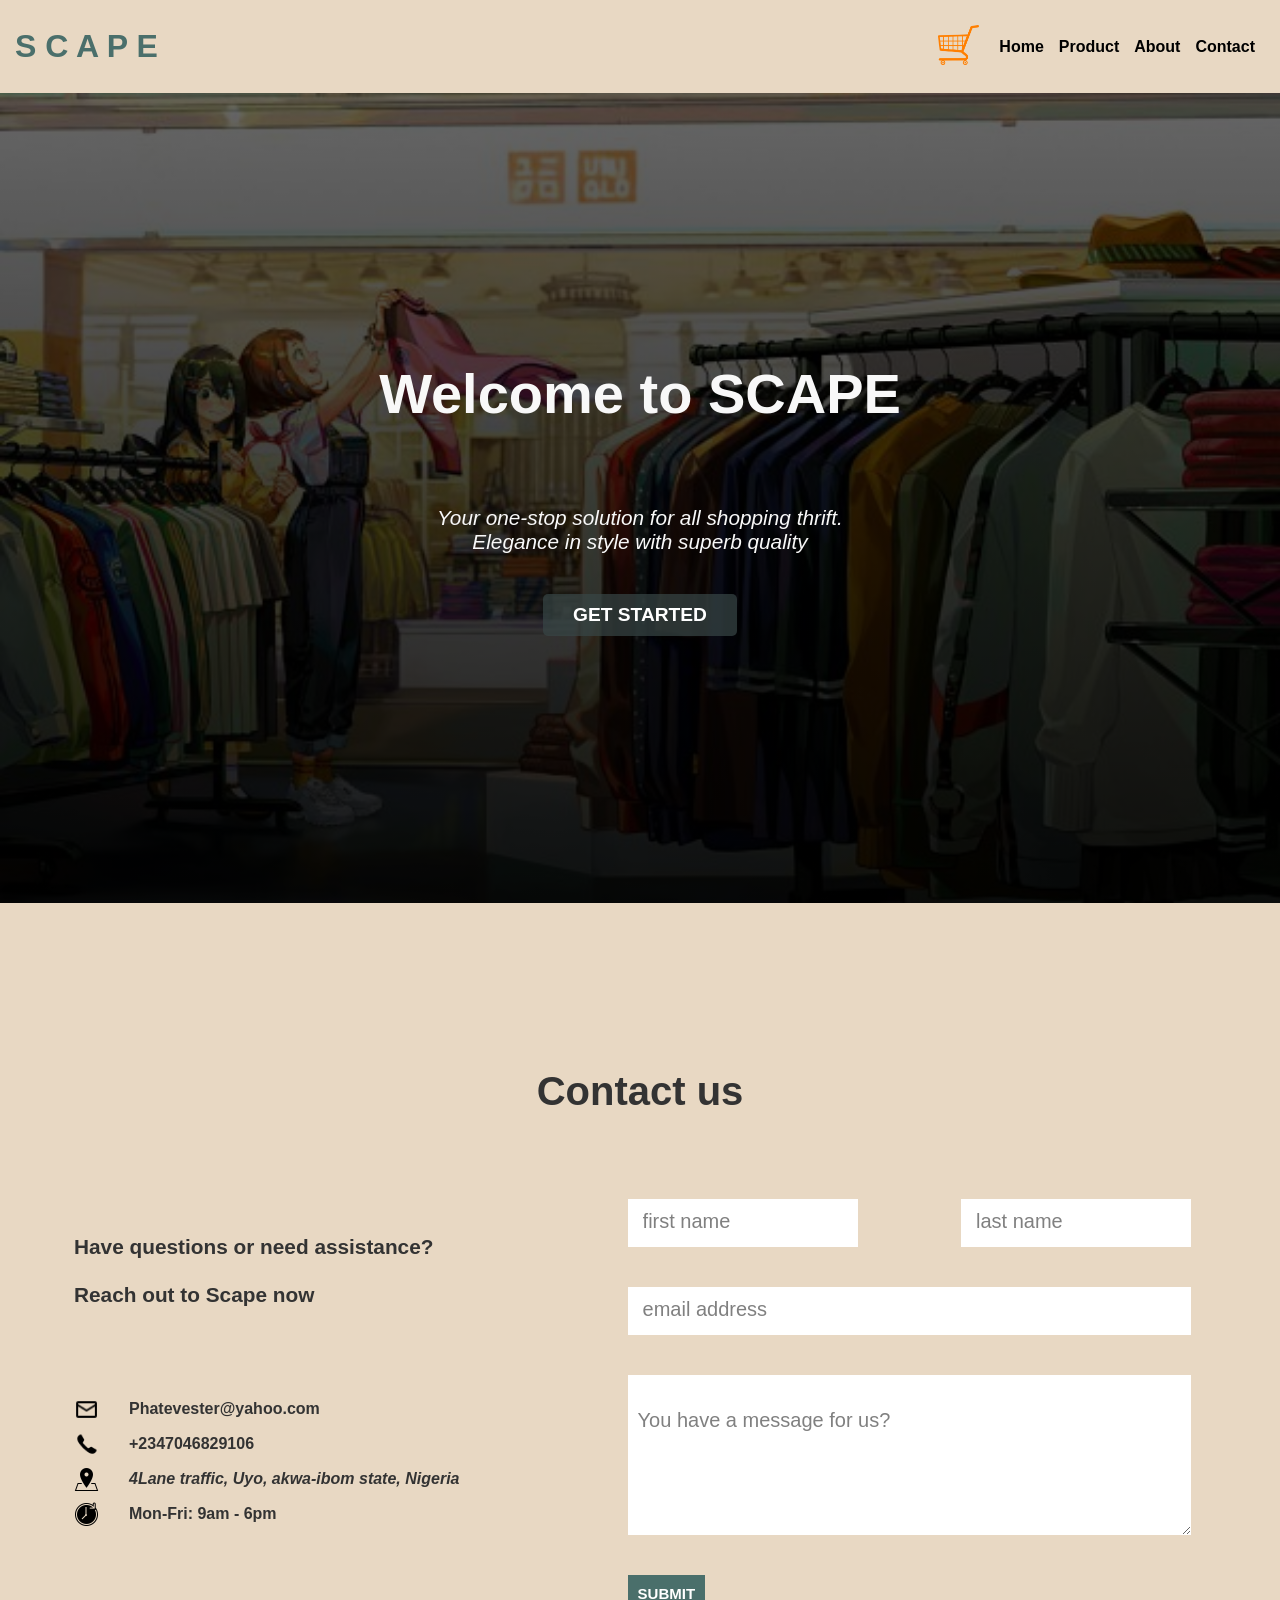
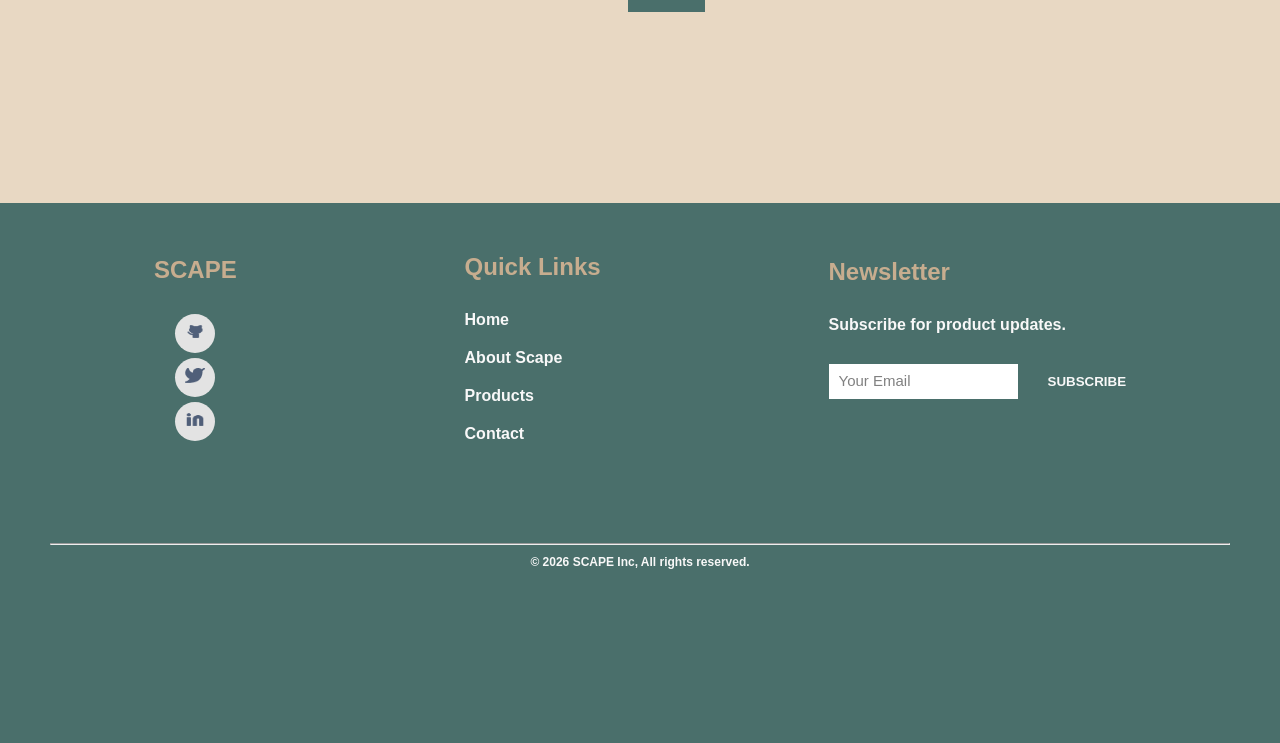
<file: index.html>
<!DOCTYPE html>
<html lang="en">
<head>
    <meta charset="UTF-8">
    <meta name="viewport" content="width=device-width, initial-scale=1.0">
    <title>Scape</title>
    <link rel="stylesheet" href="index.css">
</head>
<body style="font-family: 'Montserrat', sans-serif;">
    <!-- the header and nav bar -->
    <section id="index">
        <main class="headery">
            <a class="logo" href="index.html">S C A P E</a>
            <nav class="navbar">
                <button style="border: none; background-color: transparent;" title="carts" type="button" class="cartbtn" id="cartBtn">
                    <a title="cart" href="product.html"><img src="cart2.png" alt="cart" height="40vh"></a>
                </button>
                <ul class="nav-links">
                    <a href="#index" class="navlk">Home</a>
                    <a href="product.html" class="navlk">Product</a>
                    <a href="about.html" class="navlk">About</a>
                    <a href="#contacts" class="navlk">Contact</a> 
                </ul> 
                <div class="toggle-btn">
                    <span></span>
                    <span></span>
                    <span></span>
                </div>
            </nav>
        </main>
        <!-- this is the hero section -->
        <div class="hero">
            <h1>Welcome to SCAPE</h1>
            <p><i>
                Your one-stop solution for all shopping thrift. <br>
                Elegance in style with superb quality
            </i></p>
            <a href="login.html" class="chkout">GET STARTED</a>
        </div>
        <!-- the contact section -->
        <section id="contacts" class="contact">
            <h2>Contact us</h2> 
            <div class="contact-container">
                <div class="linkcon">
                    <p>
                        Have questions or need assistance? <br> <br>
                        Reach  out to Scape now
                    </p>
                    <div class="allcon">
                        <img src="icons8-email-24.png" alt="mail" height="25vh">
                        <a class="mailto" href="mailto:Phatevester@yahoo.com">Phatevester@yahoo.com</a>
                    </div>
                    <div class="allcon">
                        <img src="icons8-phone-number-30.png" alt="phone" height="25vh">
                        <button class="phone" type="button">+2347046829106</button> 
                    </div>
                    <div class="allcon">
                        <img src="icons8-address-50.png" alt="address" height="25vh">
                        <address>
                            4Lane traffic, Uyo, akwa-ibom state, Nigeria
                        </address>
                    </div>
                    <div class="allcon">
                        <img src="icons8-time-50.png" alt="hours" height="25vh">
                        <span>
                            Mon-Fri: 9am - 6pm
                        </span>
                    </div>
                </div>
                <!-- this section is for the contact form -->
                <form action="#" method="post" class="contact-form">
                    <div class="namecon">
                        <input type="text" id="first name" name="name" placeholder="first name" required>
                        <input type="text" id="last name" placeholder="last name" required>
                    </div>
                    <input class="inputs" type="email" id="email" name="email" placeholder="email address" required>
                    <textarea id="message" name="message" placeholder="You have a message for us?" required></textarea>
                    <div class="cntbtn"><button type="submit">SUBMIT</button></div>
                </form>
            </div>
        </section>
        <!--the footer page -->
        <footer class="footer">
            <div class="ftcon">
                <div class="ft-col">
                    <h1>SCAPE</h1>
                    <ul class="quickie">
                        <li><a href="https://github.com/PhateSylvester"><img src="Icon -GitHub.png" alt="github" height="15px" width="20px"></a></li>
                        <li><a href="https://x.com/SylvesterPhate"><img src="Frame-twittter.png" alt="twitter" height="15px" width="20px"></a></li>
                        <li><a href="https://www.linkedin.com/in/phatesylvester"><img src="Icon - Linkedin.png" alt="linkedin" height="15px" width="20px"></a></li>
                    </ul>
                </div>
                <div class="ft-col">
                    <h1>Quick Links</h1>
                    <ul class="quick">
                        <li><a href="#index">Home</a></li>
                        <li><a href="about.html">About Scape</a></li>
                        <li><a href="product.html">Products</a></li>
                        <li><a href="#contact">Contact</a></li>
                    </ul>
                </div>
                <div class="ft-col">
                    <h1>Newsletter</h1>
                    <p>Subscribe for product updates.</p>
                    <form class="news-form">
                        <input type="email" placeholder="Your Email" required> <br>
                        <button type="submit" class="ftbtn">SUBSCRIBE</button>
                    </form>
                </div>
            </div>
            <hr>
            <div class="footlinks">
                <h1>&copy; 2026 SCAPE Inc, All rights reserved.</h1> 
            </div>
        </footer>
    </section>

    <script>
        const toggleBtn = document.querySelector('.toggle-btn');
        const navLinks = document.querySelector('.nav-links');
        const navLink = document.querySelectorAll('.navlk');

            toggleBtn.addEventListener('click', () => {
            navLinks.classList.toggle('active');
            toggleBtn.classList.toggle('active');
        });

            navLink.forEach(link => {
            link.addEventListener('click', () => {
            navLinks.classList.remove('active');
            toggleBtn.classList.remove('active');
            });
        });
    </script>
</body>
</html>
</file>
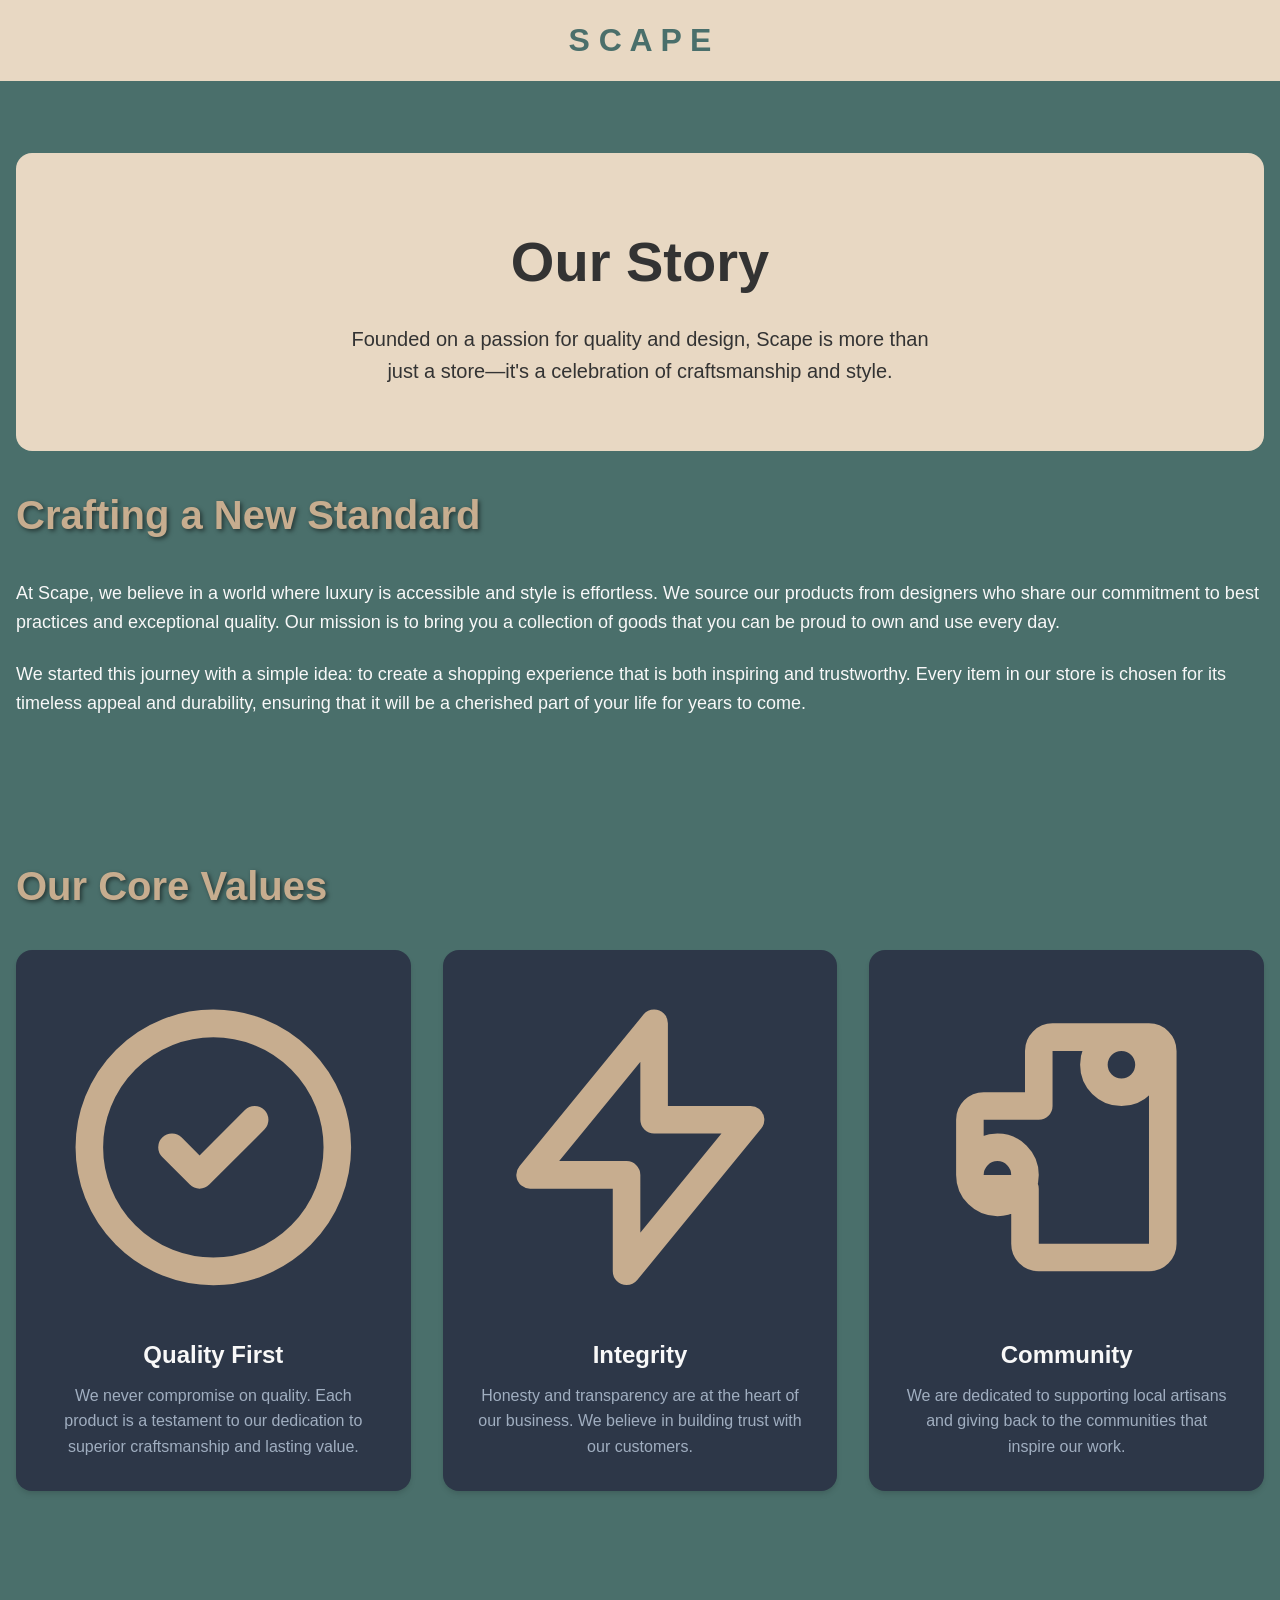
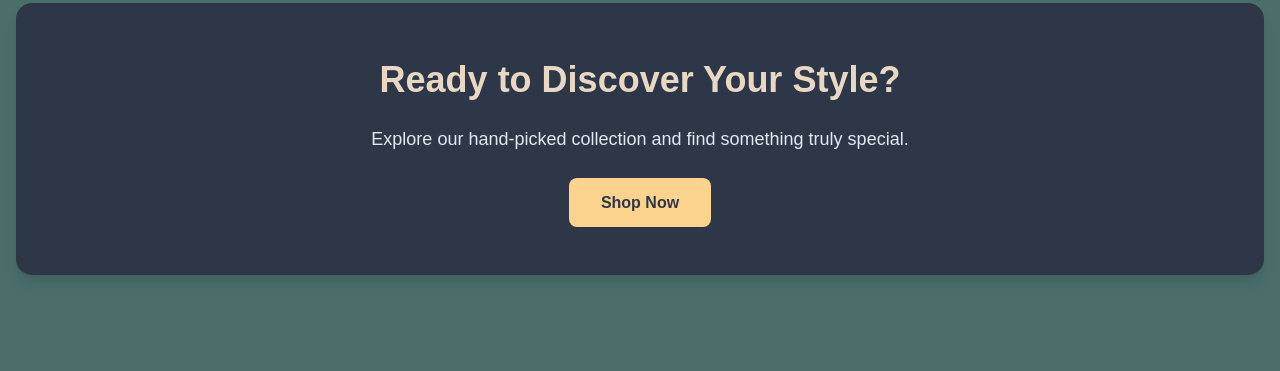
<file: about.html>
<!DOCTYPE html>
<html lang="en">
    <head>
    <meta charset="UTF-8">
    <meta name="viewport" content="width=device-width, initial-scale=1.0">
    <title>Scape</title>
    <link rel="stylesheet" href="index.css">
</head>
<body class="body">
    <!-- the header and nav bar -->
    <header class="headers">
        <a class="logo" href="index.html">S C A P E</a>
    </header>
    <!-- About Us Hero Section -->
    <main class="container main-content">
        <section class="hero-section">
            <h1 class="hero-title">
                Our Story
            </h1>
            <p class="hero-subtitle">
                Founded on a passion for quality and design, Scape is more than just a store—it's a celebration of craftsmanship and style.
            </p>
        </section>
        <!-- Our Mission Section -->
        <section class="mission-section">
            <div class="mission-content">
                <div class="mission-text-container">
                    <h2 class="section-title">Crafting a New Standard</h2>
                    <p class="section-text">
                        At Scape, we believe in a world where luxury is accessible and style is effortless. We source our products from designers who share our commitment to best practices and exceptional quality. Our mission is to bring you a collection of goods that you can be proud to own and use every day.
                    </p>
                    <p class="section-text">
                        We started this journey with a simple idea: to create a shopping experience that is both inspiring and trustworthy. Every item in our store is chosen for its timeless appeal and durability, ensuring that it will be a cherished part of your life for years to come.
                    </p>
                </div>
            </div>
        </section>
        <!-- Our Values Section -->
        <section class="values-section">
            <h2 class="section-title text-center">Our Core Values</h2>
            <div class="values-grid">
                <!-- Value 1 -->
                <div class="value-card">
                    <div class="value-icon">
                        <!-- Placeholder SVG for Quality -->
                        <svg class="w-12 h-12 inline-block" fill="none" stroke="currentColor" viewBox="0 0 24 24" xmlns="http://www.w3.org/100/svg">
                            <path stroke-linecap="round" stroke-linejoin="round" stroke-width="2" d="M9 12l2 2 4-4m6 2a9 9 0 11-18 0 9 9 0 0118 0z"></path>
                        </svg>
                    </div>
                    <h3 class="value-title">Quality First</h3>
                    <p class="value-description">
                        We never compromise on quality. Each product is a testament to our dedication to superior craftsmanship and lasting value.
                    </p>
                </div>
                <!-- Value 2 -->
                <div class="value-card">
                    <div class="value-icon">
                        <!-- Placeholder SVG for Integrity -->
                        <svg class="w-12 h-12 inline-block" fill="none" stroke="currentColor" viewBox="0 0 24 24" xmlns="http://www.w3.org/100/svg">
                            <path stroke-linecap="round" stroke-linejoin="round" stroke-width="2" d="M13 10V3L4 14h7v7l9-11h-7z"></path>
                        </svg>
                    </div>
                    <h3 class="value-title">Integrity</h3>
                    <p class="value-description">
                        Honesty and transparency are at the heart of our business. We believe in building trust with our customers.
                    </p>
                </div>
                <!-- Value 3 -->
                <div class="value-card">
                    <div class="value-icon">
                        <!-- Placeholder SVG for Community -->
                        <svg class="w-12 h-12 inline-block" fill="none" stroke="currentColor" viewBox="0 0 24 24" xmlns="http://www.w3.org/100/svg">
                            <path stroke-linecap="round" stroke-linejoin="round" stroke-width="2" d="M17 20h-7c-.552 0-1-.448-1-1v-4H6a1 1 0 01-1-1v-4a1 1 0 011-1h4V5a1 1 0 011-1h7a1 1 0 011 1v14a1 1 0 01-1 1zM7 16a2 2 0 100-4 2 2 0 000 4zM16 8a2 2 0 100-4 2 2 0 000 4z"></path>
                        </svg>
                    </div>
                    <h3 class="value-title">Community</h3>
                    <p class="value-description">
                        We are dedicated to supporting local artisans and giving back to the communities that inspire our work.
                    </p>
                </div>
            </div>
        </section>
        <!-- Call to Action Section -->
        <section class="cta-section">
            <div class="cta-card">
                <h2 class="cta-title">Ready to Discover Your Style?</h2>
                <p class="cta-text">
                    Explore our hand-picked collection and find something truly special.
                </p>
                <a href="product.html" class="cta-button">
                    Shop Now
                </a>
            </div>
        </section>
    </main>
</body>
</html>
</file>
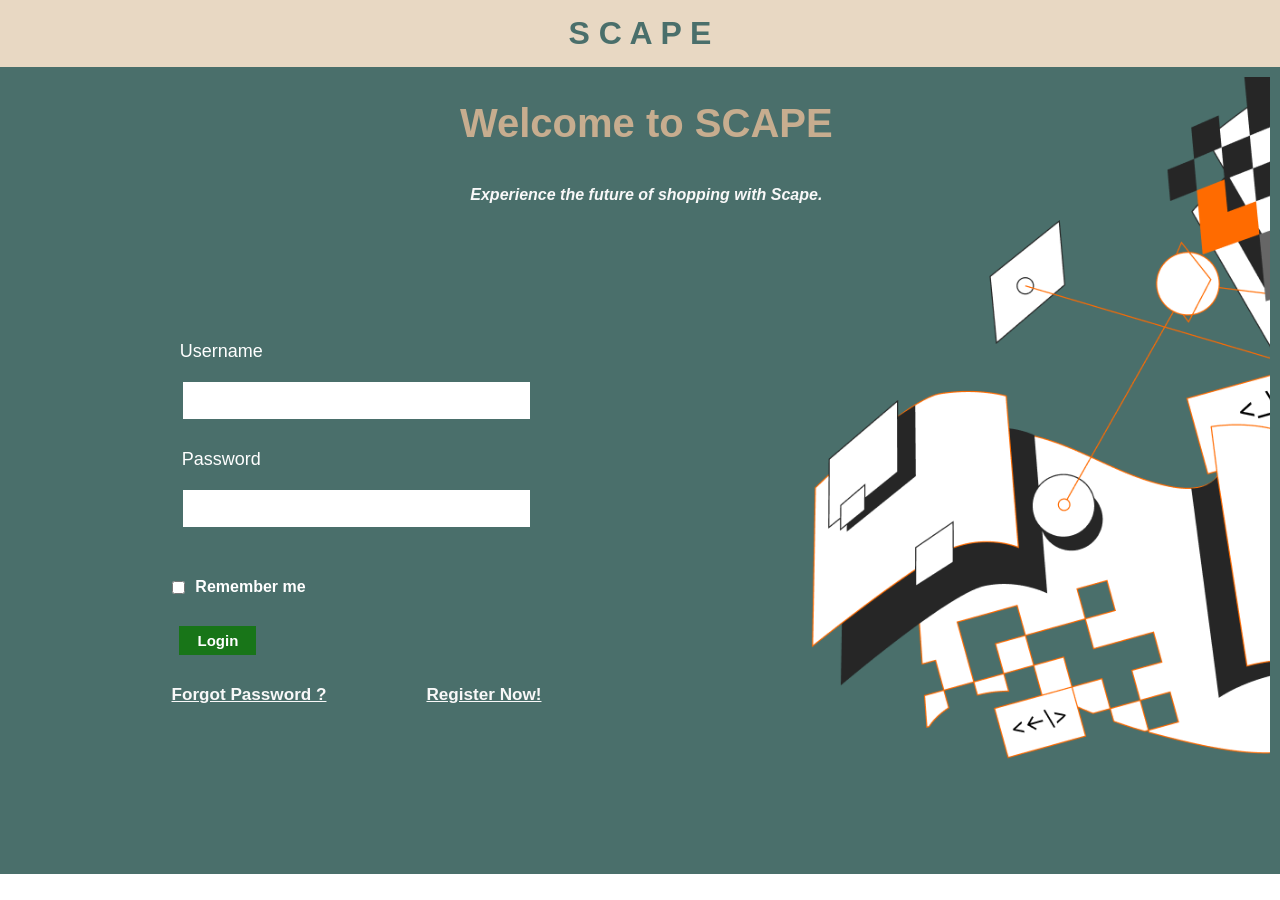
<file: login.html>
<!DOCTYPE html>
<html lang="en">
<head>
    <meta charset="UTF-8">
    <meta name="viewport" content="width=device-width, initial-scale=1.0">
    <title>Scape-Log In</title>
    <link rel="stylesheet" href="index.css">
</head>
<body>
    <header class="header">
        <a class="logo" href="index.html">S C A P E</a>
    </header>
    <section class="log">
        <!-- the header and nav bar -->
        <div class="logdivs">
            <h1>
                Welcome to SCAPE
            </h1>
        </div>
        <div class="logcon">
            <h2 class="dash">Log in to access dashboard</h2>
            <form class="loginform">
                <div class="formdiv">
                    <label for="name">Username</label>
                    <input type="text">
                </div>
                <div style="margin-top: 20px;" class="formdiv">
                    <label for="password">Password</label>
                    <input type="password">
                </div> <br>
                <div class="me">
                    <input type="checkbox" name="">
                    <label for="name">Remember me</label>
                </div>
                <div class="formbtn">
                    <button type="submit">Login</button>
                </div>
                <div class="register">
                    <a href="">Forgot Password ?</a>
                    <a href="signup.html">Register Now!</a>
                </div>
            </form>
            <div class="divconts">
                <p>
                    Experience the future <br>
                    Shopping with Scape.
                </p>
            </div>
            <div class="logdiv">
                <div class="divcont">
                    <h1>
                        Welcome to SCAPE
                    </h1>
                    <p>
                        Experience the future of shopping with Scape. 
                    </p>
                </div>
            </div>
        </div>
    </section>
</body>
</html>
</file>
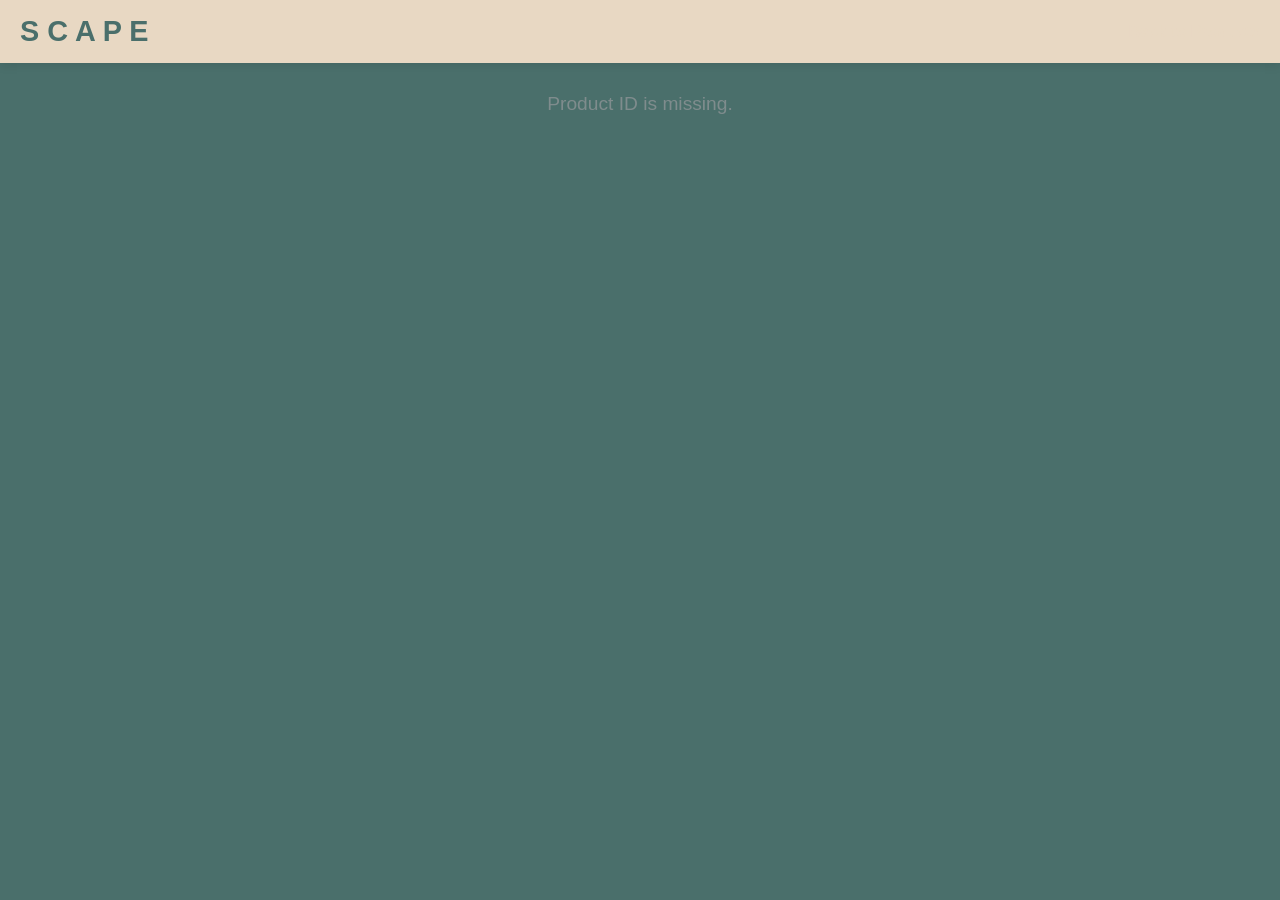
<file: product-detail-page.html>
<!DOCTYPE html>
<html lang="en">
<head>
    <meta charset="UTF-8">
    <meta name="viewport" content="width=device-width, initial-scale=1.0">
    <title>Product Details - Scape</title>
    <link rel="stylesheet" href="index.css">
    <link rel="stylesheet" href="/styles/product-detail-page.css">
    <script defer src="/script/product-detail-page.js"></script>
</head>
<body class="prob">
    <nav class="pronav">
        <div class="fstdiv">
            <a href="index.html">S C A P E</a>
        </div>
        <div class="trddiv">
            <a href="product.html" style="color: var(--secondary-color); text-decoration: none; font-weight: bold;">Back to Products</a>
        </div>
    </nav>

    <main id="productDetail">
        <!--This is were the Product details will be loaded by JavaScript -->
    </main>

</body>
</html>
</file>
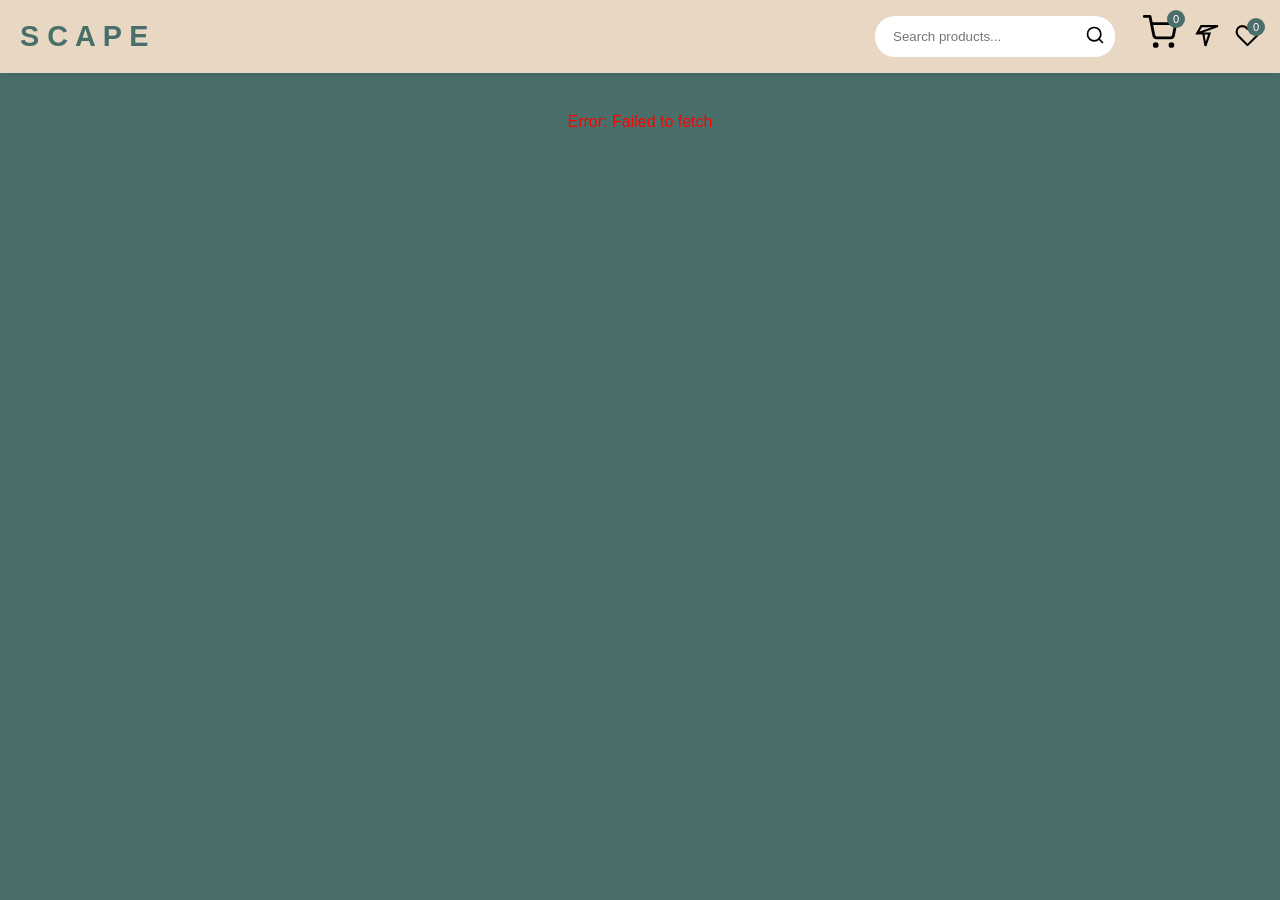
<file: product.html>
<!DOCTYPE html>
<html lang="en">
<head>
    <meta charset="UTF-8">
    <meta name="viewport" content="width=device-width, initial-scale=1.0">
    <title>Scape Product</title>
    <link rel="stylesheet" href="index.css">
</head>
<body class="prob">
    <section class="prosec">
        <nav class="pronav">
            <div class="fstdiv">
                <a href="index.html" id="homeLink">S C A P E</a>
            </div>
           
            <div class="trddiv">
                <div class="snddiv">
                    <input type="text" placeholder="Search products..." id="searchInput">
                    <button><img src="[data-uri]" height="20px"></button>
                </div>
                <button title="carts" type="button" class="cartbtn" id="cartBtn">
                    <img src="[data-uri]" height="40px">
                    <span class="count-badge" id="cartCount">0</span>
                </button>
                <button title="filter" type="button" class="filterbtn" id="filterBtn">
                    <img src="[data-uri]" height="25px">
                </button>
                <button title="favorites" type="button" class="favbtn" id="favoritesBtn">
                    <img src="[data-uri]" height="25px">
                    <span class="count-badge" id="favoritesCount">0</span>
                </button>
            </div>
        </nav>
        
        <!-- Products Page -->
        <div class="page-section active" id="productsPage">
            <div class="data-container" id="dataContainer"></div>
        </div>
        
        <!-- Favorites Page -->
        <div class="page-section" id="favoritesPage">
            <h2 style="padding: 20px; text-align: center;"><a title="continue shopping" class="fav" href="product.html">FAVORITES</a></h2>
            <div class="favorites-container" id="favoritesContainer"></div>
        </div>
        
        <!-- Checkout Page -->
        <div class="page-section" id="checkoutPage">
            <div class="checkout-page">
                <h1 style="text-align: center; margin-bottom: 30px;">CHECKOUT</h1>
                
                <div class="checkout-grid">
                    <div class="checkout-left">
                        <div class="checkout-section">
                            <h2>Shipping Information</h2>
                            <div class="form-group">
                                <label for="fullName">Full Name</label>
                                <input type="text" id="fullName" placeholder="Enter your full name">
                            </div>
                            <div class="form-group">
                                <label for="email">Email Address</label>
                                <input type="email" id="email" placeholder="Enter your email">
                            </div>
                            <div class="form-group">
                                <label for="address">Shipping Address</label>
                                <input type="text" id="address" placeholder="Enter your address">
                            </div>
                            <div class="form-group">
                                <label for="city">City</label>
                                <input type="text" id="city" placeholder="Enter your city">
                            </div>
                            <div class="form-group">
                                <label for="zipCode">ZIP Code</label>
                                <input type="text" id="zipCode" placeholder="Enter your ZIP code">
                            </div>
                        </div>
                        
                        <div class="checkout-section">
                            <h2>Shipping Method</h2>
                            <div class="shipping-options">
                                <label class="shipping-option selected">
                                    <input type="radio" name="shipping" value="standard" checked>
                                    <div>
                                        <div>Standard Shipping</div>
                                        <div style="font-size: 0.9rem; color: #666;">5-7 business days</div>
                                    </div>
                                    <div style="margin-left: auto;">₦1,200</div>
                                </label>
                                <label class="shipping-option">
                                    <input type="radio" name="shipping" value="express">
                                    <div>
                                        <div>Express Shipping</div>
                                        <div style="font-size: 0.9rem; color: #666;">2-3 business days</div>
                                    </div>
                                    <div style="margin-left: auto;">₦2,500</div>
                                </label>
                                <label class="shipping-option">
                                    <input type="radio" name="shipping" value="priority">
                                    <div>
                                        <div>Priority Shipping</div>
                                        <div style="font-size: 0.9rem; color: #666;">1 business day</div>
                                    </div>
                                    <div style="margin-left: auto;">₦4,000</div>
                                </label>
                            </div>
                        </div>
                        
                        <div class="checkout-section">
                            <h2>Payment Method</h2>
                            <div class="form-group">
                                <label for="cardNumber">Card Number</label>
                                <input type="text" id="cardNumber" placeholder="Enter card number">
                            </div>
                            <div class="form-group">
                                <label for="cardName">Name on Card</label>
                                <input type="text" id="cardName" placeholder="Enter name on card">
                            </div>
                            <div style="display: grid; grid-template-columns: 2fr 1fr; gap: 15px;">
                                <div class="form-group">
                                    <label for="expiryDate">Expiry Date</label>
                                    <input type="text" id="expiryDate" placeholder="MM/YY">
                                </div>
                                <div class="form-group">
                                    <label for="cvv">CVV</label>
                                    <input type="text" id="cvv" placeholder="123">
                                </div>
                            </div>
                        </div>
                    </div>
                    
                    <div class="checkout-right">
                        <div class="checkout-summary">
                            <h2>Order Summary</h2>
                            <div id="checkoutItems">
                                <!-- Cart items will be inserted here -->
                            </div>
                            
                            <div class="summary-item">
                                <span>Subtotal</span>
                                <span id="subtotalAmount">₦0.00</span>
                            </div>
                            <div class="summary-item">
                                <span>Shipping</span>
                                <span id="shippingAmount">₦0.00</span>
                            </div>
                            <div class="summary-item">
                                <span>Tax</span>
                                <span id="taxAmount">₦0.00</span>
                            </div>
                            <div class="summary-total">
                                <span>Total</span>
                                <span id="totalAmount">₦0.00</span>
                            </div>
                            
                            <div class="checkout-actions">
                                <button class="continue-shopping" id="continueShopping">Continue Shopping</button>
                                <button class="complete-purchase" id="placeOrder">Place Order</button>
                            </div>
                        </div>
                    </div>
                </div>
            </div>
        </div>
        
        <!-- Filter Modal -->
        <div class="modal" id="filterModal">
            <div class="modal-content">
                <div class="modal-header">
                    <h2>Filter Products</h2>
                    <button class="close-btn" id="closeFilter">&times;</button>
                </div>
                <div class="filter-options">
                    <div class="filter-group">
                        <label for="categoryFilter">Category</label>
                        <select id="categoryFilter">
                            <option value="all">All Categories</option>
                            <option value="men's clothing">Men's Clothing</option>
                            <option value="women's clothing">Women's Clothing</option>
                            <option value="jewelery">Jewelery</option>
                            <option value="electronics">Electronics</option>
                        </select>
                    </div>
                    
                    <div class="filter-group">
                        <label for="priceFilter">Price Range</label>
                        <div class="price-range">
                            <input type="range" id="priceFilter" min="0" max="1000" step="10" value="1000">
                            <span id="priceValue">₦0 - ₦500,000</span>
                        </div>
                    </div>
                    
                    <div class="filter-group">
                        <label for="ratingFilter">Minimum Rating</label>
                        <select id="ratingFilter">
                            <option value="0">Any Rating</option>
                            <option value="4">4+ Stars</option>
                            <option value="3">3+ Stars</option>
                            <option value="2">2+ Stars</option>
                        </select>
                    </div>
                    
                    <div class="filter-group">
                        <label for="sortBy">Sort By</label>
                        <select id="sortBy">
                            <option value="default">Default</option>
                            <option value="price-asc">Price: Low to High</option>
                            <option value="price-desc">Price: High to Low</option>
                            <option value="rating">Rating: Highest First</option>
                        </select>
                    </div>
                </div>
                <div class="filter-actions">
                    <button class="reset-filters" id="resetFilters">Reset Filters</button>
                    <button class="apply-filters" id="applyFilters">Apply Filters</button>
                </div>
            </div>
        </div>
    </section>

    <script>
        // State management
        let products = [];
        let favorites = JSON.parse(localStorage.getItem('favorites')) || [];
        let cart = JSON.parse(localStorage.getItem('cart')) || [];
        let currentFilters = {
            category: 'all',
            price: 1000,
            rating: 0,
            sort: 'default'
        };
        
        // DOM Elements
        const dataContainer = document.getElementById('dataContainer');
        const favoritesContainer = document.getElementById('favoritesContainer');
        const checkoutItems = document.getElementById('checkoutItems');
        const subtotalAmount = document.getElementById('subtotalAmount');
        const shippingAmount = document.getElementById('shippingAmount');
        const taxAmount = document.getElementById('taxAmount');
        const totalAmount = document.getElementById('totalAmount');
        const filterModal = document.getElementById('filterModal');
        const favoritesCount = document.getElementById('favoritesCount');
        const cartCount = document.getElementById('cartCount');
        const favoritesBtn = document.getElementById('favoritesBtn');
        const cartBtn = document.getElementById('cartBtn');
        const filterBtn = document.getElementById('filterBtn');
        const homeLink = document.getElementById('homeLink');
        const closeFilter = document.getElementById('closeFilter');
        const continueShopping = document.getElementById('continueShopping');
        const placeOrder = document.getElementById('placeOrder');
        const productsPage = document.getElementById('productsPage');
        const favoritesPage = document.getElementById('favoritesPage');
        const checkoutPage = document.getElementById('checkoutPage');
        const categoryFilter = document.getElementById('categoryFilter');
        const priceFilter = document.getElementById('priceFilter');
        const priceValue = document.getElementById('priceValue');
        const ratingFilter = document.getElementById('ratingFilter');
        const sortBy = document.getElementById('sortBy');
        const applyFilters = document.getElementById('applyFilters');
        const resetFilters = document.getElementById('resetFilters');
        const searchInput = document.getElementById('searchInput');
        const shippingOptions = document.querySelectorAll('input[name="shipping"]');
        
        // Shipping costs
        const shippingCosts = {
            standard: 1200,
            express: 2500,
            priority: 4000
        };
        
        // Function to fetch data from the API
        async function fetchData() {
            const apiUrl = 'https://fakestoreapi.com/products';
            
            try {
                // Show loading message
                dataContainer.innerHTML = `
                    <div class="loader">
                        <div class="spinner"></div>
                        <p>SCAPE is processing...</p>
                    </div>
                `;
                
                // Fetch data from the API
                const response = await fetch(apiUrl);
                
                // Check if the response is successful
                if (!response.ok) {
                    throw new Error(`HTTP error! Status: ${response.status}`);
                }
                
                // Parse the JSON data
                products = await response.json();
                
                // Clear the loading message
                dataContainer.innerHTML = '';
                
                // Display the data on the webpage
                applyCurrentFilters();
                
                // Update badge counts
                updateBadgeCounts();
                
            } catch (error) {
                // Handle errors
                dataContainer.innerHTML = `<p style="color: red; text-align: center; padding: 20px;">Error: ${error.message}</p>`;
            }
        }
        
        // Apply current filters to products
        function applyCurrentFilters() {
            let filteredProducts = [...products];
            
            // Apply category filter
            if (currentFilters.category !== 'all') {
                filteredProducts = filteredProducts.filter(product => 
                    product.category === currentFilters.category
                );
            }
            
            // Apply price filter
            filteredProducts = filteredProducts.filter(product => 
                product.price <= currentFilters.price
            );
            
            // Apply rating filter
            if (currentFilters.rating > 0) {
                filteredProducts = filteredProducts.filter(product => 
                    product.rating.rate >= currentFilters.rating
                );
            }
            
            // Apply sorting
            switch(currentFilters.sort) {
                case 'price-asc':
                    filteredProducts.sort((a, b) => a.price - b.price);
                    break;
                case 'price-desc':
                    filteredProducts.sort((a, b) => b.price - a.price);
                    break;
                case 'rating':
                    filteredProducts.sort((a, b) => b.rating.rate - a.rating.rate);
                    break;
                default:
                    // Default sorting (no change)
                    break;
            }
            
            // Display filtered products
            displayProducts(filteredProducts);
        }
        
        // Display products in the container
        function displayProducts(productsToDisplay) {
            dataContainer.innerHTML = '';
            
            if (productsToDisplay.length === 0) {
                dataContainer.innerHTML = '<div class="empty-message">No products found matching your criteria.</div>';
                return;
            }
            
            productsToDisplay.forEach(item => {
                const isFavorite = favorites.some(fav => fav.id === item.id);
                const div = document.createElement('div');
                div.className = 'data-item';
                div.innerHTML = `
                    <img src="${item.image}" alt="${item.title}">
                    <h3>${item.title}</h3>
                    <p class="price">Price: ₦${(item.price * 20).toFixed(2)}</p>
                    <div class="item-actions">
                        <button class="fav-btn ${isFavorite ? 'active' : ''}" data-id="${item.id}">
                            ${isFavorite ? '❤️' : '♡'}
                        </button>
                        <button class="cart-btn" data-id="${item.id}">Add to Cart</button>
                    </div>`
                dataContainer.appendChild(div);
            });
            
            // Add event listeners to the buttons
            document.querySelectorAll('.fav-btn').forEach(button => {
                button.addEventListener('click', (e) => {
                    const productId = parseInt(e.target.getAttribute('data-id'));
                    toggleFavorite(productId);
                });
            });
            
            document.querySelectorAll('.cart-btn').forEach(button => {
                button.addEventListener('click', (e) => {
                    const productId = parseInt(e.target.getAttribute('data-id'));
                    addToCart(productId);
                });
            });
        }
        
        // Toggle favorite status
        function toggleFavorite(productId) {
            const product = products.find(p => p.id === productId);
            const index = favorites.findIndex(fav => fav.id === productId);
            
            if (index === -1) {
                // Add to favorites
                favorites.push(product);
            } else {
                // Remove from favorites
                favorites.splice(index, 1);
            }
            
            // Save to localStorage
            localStorage.setItem('favorites', JSON.stringify(favorites));
            
            // Update UI
            updateBadgeCounts();
            applyCurrentFilters();
            displayFavorites();
        }
        
        // Add product to cart
        function addToCart(productId) {
            const product = products.find(p => p.id === productId);
            const existingItem = cart.find(item => item.id === productId);
            
            if (existingItem) {
                existingItem.quantity += 1;
            } else {
                cart.push({
                    ...product,
                    quantity: 1
                });
            }
            
            // Save to localStorage
            localStorage.setItem('cart', JSON.stringify(cart));
            
            // Update UI
            updateBadgeCounts();
            
            // Show notification
            showNotification(`${product.title.substring(0, 30)}... added to cart!`);
        }
        
        // Update product quantity in cart
        function updateCartQuantity(productId, change) {
            const item = cart.find(item => item.id === productId);
            
            if (item) {
                item.quantity += change;
                
                if (item.quantity <= 0) {
                    // Remove item if quantity is 0
                    cart = cart.filter(item => item.id !== productId);
                }
                
                // Save to localStorage
                localStorage.setItem('cart', JSON.stringify(cart));
                
                // Update UI
                updateBadgeCounts();
                displayCheckoutItems();
            }
        }
        
        // Remove product from cart
        function removeFromCart(productId) {
            cart = cart.filter(item => item.id !== productId);
            
            // Save to localStorage
            localStorage.setItem('cart', JSON.stringify(cart));
            
            // Update UI
            updateBadgeCounts();
            displayCheckoutItems();
        }
        
        // Show notification
        function showNotification(message) {
            // Create notification element
            const notification = document.createElement('div');
            notification.textContent = message;
            notification.style.position = 'fixed';
            notification.style.bottom = '20px';
            notification.style.right = '20px';
            notification.style.backgroundColor = '#4a6cf7';
            notification.style.color = 'white';
            notification.style.padding = '10px 20px';
            notification.style.borderRadius = '5px';
            notification.style.zIndex = '1000';
            notification.style.boxShadow = '0 3px 10px rgba(0,0,0,0.2)';
            
            document.body.appendChild(notification);
            
            // Remove after 3 seconds
            setTimeout(() => {
                notification.style.opacity = '0';
                notification.style.transition = 'opacity 0.5s';
                setTimeout(() => {
                    document.body.removeChild(notification);
                }, 500);
            }, 3000);
        }
        
        // Update badge counts
        function updateBadgeCounts() {
            favoritesCount.textContent = favorites.length;
            cartCount.textContent = cart.reduce((total, item) => total + item.quantity, 0);
        }
        
        // Display favorites
        function displayFavorites() {
            favoritesContainer.innerHTML = '';
            
            if (favorites.length === 0) {
                favoritesContainer.innerHTML = '<div class="empty-message">You have no favorites yet. <a href="product.html">Pick  FAVORITE  items ?</a></div>';
                return;
            }
            
            favorites.forEach(item => {
                const div = document.createElement('div');
                div.className = 'data-item';
                div.innerHTML = `
                    <img src="${item.image}" alt="${item.title}">
                    <h3>${item.title}</h3>
                    <p class="price">Price: ₦${(item.price * 500).toFixed(2)}</p>
                    <p><b><i>Rating: ${item.rating.rate} (${item.rating.count})<b><i></p>
                    <div class="item-actions">
                        <button class="fav-btn active" data-id="${item.id}">❤️</button>
                        <button class="cart-btn" data-id="${item.id}">Add to Cart</button>
                    </div>
                `;
                favoritesContainer.appendChild(div);
            });
            
            // Add event listeners to the buttons
            document.querySelectorAll('.fav-btn').forEach(button => {
                button.addEventListener('click', (e) => {
                    const productId = parseInt(e.target.getAttribute('data-id'));
                    toggleFavorite(productId);
                });
            });
            
            document.querySelectorAll('.cart-btn').forEach(button => {
                button.addEventListener('click', (e) => {
                    const productId = parseInt(e.target.getAttribute('data-id'));
                    addToCart(productId);
                });
            });
        }
        
        // Display checkout items and calculate totals
        function displayCheckoutItems() {
            checkoutItems.innerHTML = '';
            
            if (cart.length === 0) {
                checkoutItems.innerHTML = '<div class="empty-message">Your cart is empty.</div>';
                subtotalAmount.textContent = '₦0.00';
                shippingAmount.textContent = '₦0.00';
                taxAmount.textContent = '₦0.00';
                totalAmount.textContent = '₦0.00';
                return;
            }
            
            let subtotal = 0;
            
            cart.forEach(item => {
                const itemTotal = item.price * item.quantity * 500;
                subtotal += itemTotal;
                
                const div = document.createElement('div');
                div.className = 'checkout-item';
                div.innerHTML = `
                    <img src="${item.image}" alt="${item.title}">
                    <div class="checkout-item-details">
                        <h4>${item.title.substring(0, 40)}...</h4>
                        <p>₦${(item.price * 500).toFixed(2)}</p>
                    </div>
                    <div class="quantity-controls">
                        <button class="quantity-btn" onclick="updateCartQuantity(${item.id}, -1)">-</button>
                        <span>${item.quantity}</span>
                        <button class="quantity-btn" onclick="updateCartQuantity(${item.id}, 1)">+</button>
                        <span class="remove-btn" onclick="removeFromCart(${item.id})">✕</span>
                    </div>
                    <div>₦${itemTotal.toFixed(2)}</div>
                `;
                checkoutItems.appendChild(div);
            });
            
            // Calculate shipping
            const selectedShipping = document.querySelector('input[name="shipping"]:checked').value;
            const shipping = shippingCosts[selectedShipping];
            
            // Calculate tax (7.5% of subtotal)
            const tax = subtotal * 0.075;
            
            // Calculate total
            const total = subtotal + shipping + tax;
            
            // Update amounts
            subtotalAmount.textContent = `₦${subtotal.toFixed(2)}`;
            shippingAmount.textContent = `₦${shipping.toFixed(2)}`;
            taxAmount.textContent = `₦${tax.toFixed(2)}`;
            totalAmount.textContent = `₦${total.toFixed(2)}`;
        }
        
        // Event Listeners
        favoritesBtn.addEventListener('click', () => {
            productsPage.classList.remove('active');
            favoritesPage.classList.add('active');
            checkoutPage.classList.remove('active');
            displayFavorites();
        });
        
        cartBtn.addEventListener('click', () => {
            productsPage.classList.remove('active');
            favoritesPage.classList.remove('active');
            checkoutPage.classList.add('active');
            displayCheckoutItems();
        });
        
        filterBtn.addEventListener('click', () => {
            filterModal.style.display = 'flex';
        });
        
        homeLink.addEventListener('click', (e) => {
            // e.preventDefault();
            productsPage.classList.add('active');
            favoritesPage.classList.remove('active');
            checkoutPage.classList.remove('active');
        });
        
        continueShopping.addEventListener('click', () => {
            productsPage.classList.add('active');
            favoritesPage.classList.remove('active');
            checkoutPage.classList.remove('active');
        });
        
        placeOrder.addEventListener('click', () => {
            // Validate form
            const fullName = document.getElementById('fullName').value;
            const email = document.getElementById('email').value;
            const address = document.getElementById('address').value;
            const city = document.getElementById('city').value;
            const zipCode = document.getElementById('zipCode').value;
            const cardNumber = document.getElementById('cardNumber').value;
            const cardName = document.getElementById('cardName').value;
            const expiryDate = document.getElementById('expiryDate').value;
            const cvv = document.getElementById('cvv').value;
            
            if (!fullName || !email || !address || !city || !zipCode || !cardNumber || !cardName || !expiryDate || !cvv) {
                showNotification('Please fill out all required fields.');
                return;
            }
            
            if (cart.length === 0) {
                showNotification('Your cart is empty.');
                return;
            }
            
            // Process order (in a real app, this would send data to a server)
            showNotification('Order placed successfully!');
            
            // Clear cart
            cart = [];
            localStorage.setItem('cart', JSON.stringify(cart));
            updateBadgeCounts();
            
            // Return to products page
            productsPage.classList.add('active');
            checkoutPage.classList.remove('active');
        });
        
        closeFilter.addEventListener('click', () => {
            filterModal.style.display = 'none';
        });
        
        // Update price range display
        priceFilter.addEventListener('input', () => {
            const maxPrice = priceFilter.value;
            priceValue.textContent = `₦0 - ₦${(maxPrice * 500).toLocaleString()}`;
        });
        
        // Apply filters
        applyFilters.addEventListener('click', () => {
            currentFilters = {
                category: categoryFilter.value,
                price: parseFloat(priceFilter.value),
                rating: parseFloat(ratingFilter.value),
                sort: sortBy.value
            };
            
            applyCurrentFilters();
            filterModal.style.display = 'none';
        });
        
        // Reset filters
        resetFilters.addEventListener('click', () => {
            categoryFilter.value = 'all';
            priceFilter.value = 1000;
            priceValue.textContent = '₦0 - ₦500,000';
            ratingFilter.value = '0';
            sortBy.value = 'default';
            
            currentFilters = {
                category: 'all',
                price: 1000,
                rating: 0,
                sort: 'default'
            };
            
            applyCurrentFilters();
        });
        
        // Search functionality
        searchInput.addEventListener('input', () => {
            const searchTerm = searchInput.value.toLowerCase();
            
            if (searchTerm === '') {
                applyCurrentFilters();
                return;
            }
            
            const filteredProducts = products.filter(product => 
                product.title.toLowerCase().includes(searchTerm) ||
                product.description.toLowerCase().includes(searchTerm) ||
                product.category.toLowerCase().includes(searchTerm)
            );
            
            displayProducts(filteredProducts);
        });
        
        // Shipping option change
        shippingOptions.forEach(option => {
            option.addEventListener('change', () => {
                // Update selected styling
                document.querySelectorAll('.shipping-option').forEach(el => {
                    el.classList.remove('selected');
                });
                option.closest('.shipping-option').classList.add('selected');
                
                // Update totals
                displayCheckoutItems();
            });
        });
        
        // Close modal when clicking outside
        window.addEventListener('click', (e) => {
            if (e.target === filterModal) {
                filterModal.style.display = 'none';
            }
        });
        
        // Initialize
        fetchData();
    </script>
</body>
</html>
</file>
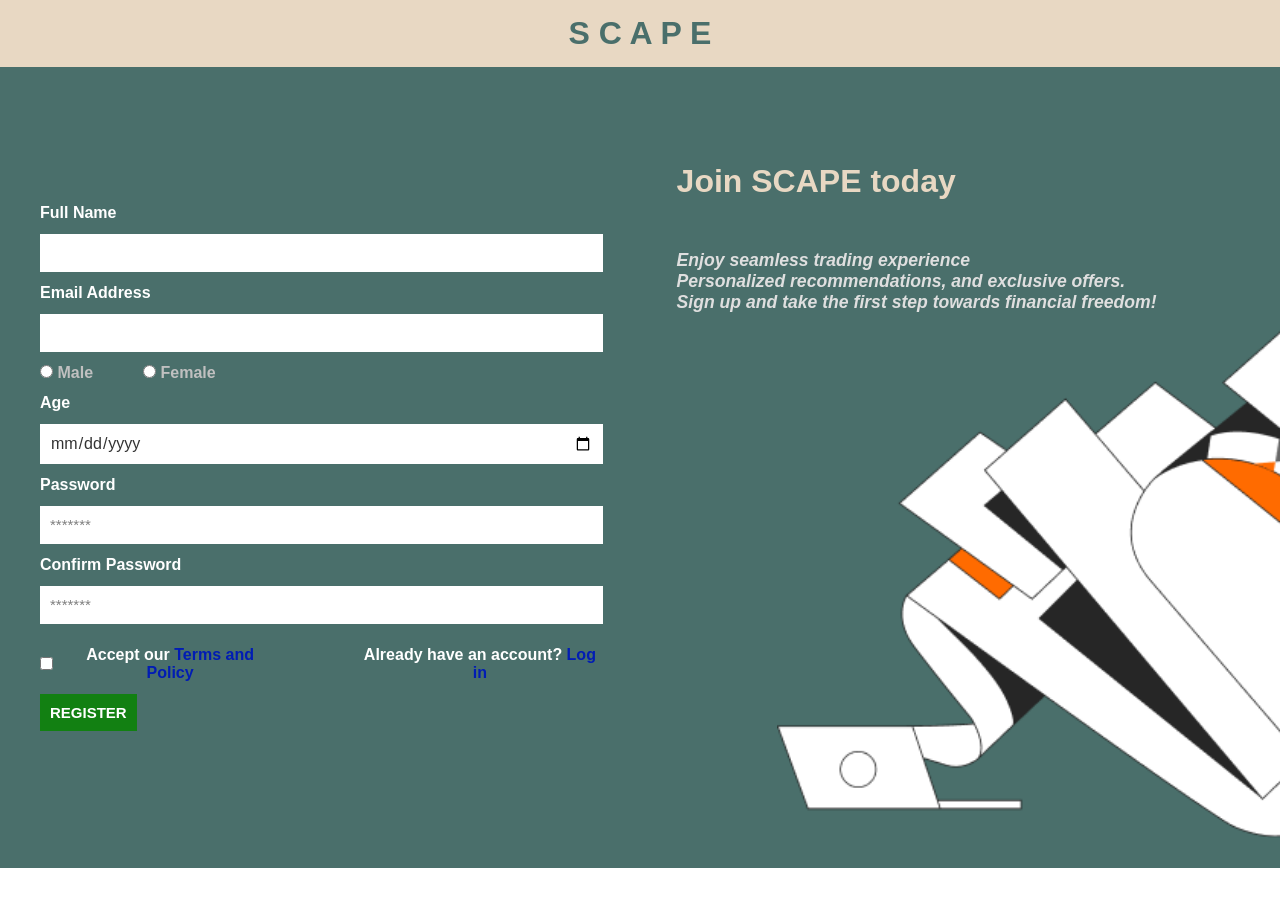
<file: signup.html>
<!DOCTYPE html>
<html lang="en">
<head>
    <meta charset="UTF-8">
    <meta name="viewport" content="width=device-width, initial-scale=1.0">
    <title>Register Scape</title>
    <link rel="stylesheet" href="index.css">
</head>
<body>
    <section class="logbods">
        <!-- the header and nav bar -->
        <header class="header">
            <a class="logo" href="index.html">S C A P E</a>
        </header>
        <div class="signsection">
            <h1 class="join">Join Scape Today!</h1>
            <form action="" class="signform">
                <label for="name">Full Name</label>
                <input type="text" name="full name" required>
                <label for="email">Email Address</label>
                <input type="email" name="email address" required>
                <div class="gender">
                    <div>
                        <input class="chkbox" type="radio" name="male">
                        <label for="gender">Male</label>
                    </div>
                    <div>
                        <input class="chkbox" type="radio" name="female">
                        <label for="gender">Female</label>
                    </div>
                </div>
                <label for="age">Age</label>
                <input class="dob" type="date" name="age" required>
                <label for="password">Password</label>
                <input type="password" name="password" placeholder="*******" required>
                <label for="password">Confirm Password</label>
                <input type="password" name="confirm password" placeholder="*******" required>
                <div class="terms">
                    <div class="termdiv">
                        <input type="checkbox" name="terms">
                        <p>Accept our <a class="signB" href="">Terms and Policy</a></p>
                    </div>
                    <div>
                        <h4>
                            Already have an account? <a class="signA" href="login.html">Log in</a>
                        </h4>
                    </div>
                </div>
                <div>
                    <button class="signbtn" type="submit">REGISTER</button>
                </div>
            </form>
            <div class="signcon">
                <div class="signtext">
                    <h2>
                        Join SCAPE today
                    </h2>
                    <article>
                        Enjoy seamless trading experience <br>
                        Personalized recommendations, and exclusive offers. <br> 
                        Sign up and take the first step towards financial freedom!
                    </article>
                </div>
            </div>
        </div>
    </section>
</body>
</html>
</file>
<file: index.css>
* {
    margin: 0;
    padding: 0;
    box-sizing: border-box;
    font-family: 'Montserrat', sans-serif;
}
:root {
    --primary-color: #4a6f6b;
    --secondary-color: #e8d8c3;
    --accent-color: #c7ad8f;
    --text-dark: #333;
    --text-light: #f8f8f8;
    --text-color: #2c3e50;
    --light-gray: #e3e3e3;
    --success-color: #28a745;
    --warning-color: #ffc107;
    --transition: all 0.3s ease;
}
header {
    display: flex;
    align-items: center;
    justify-content: center;
    padding: 15px;
    background-color: var(--secondary-color);
    position: sticky;
    top: 0;
    z-index: 1000;
    cursor: default;
}
.headery {
    display: flex;
    align-items: center;
    justify-content: space-between;
    padding: 15px;
    background-color: var(--secondary-color);
    position: sticky;
    top: 0;
    z-index: 1000;
    cursor: default;
}
.navbar {
    display: flex;
    gap: 20px;
    padding: 10px;
    align-items: center;
}
.nav-links {
    display: flex;
    gap: 15px;
}
.logo {
    text-decoration: none;
    color: var(--primary-color);
    font-size: 2rem;
    font-weight: bold;
}
.logo:hover {
    color: #2980b9;
    transition: color 0.3s ease;
}
.navbar a {
    text-decoration: none;
    color: black;
    font-weight: bold;
    transition: color 0.3s ease;
}
.hero {
    text-align: center;
    height: 90vh;
    padding: 20px;
    background: linear-gradient(rgba(0, 0, 0, 0.6), rgba(0, 0, 0, 0.9)), 
    url('hero.jpg');
    background-size: cover;
    background-position: center;
    color: var(--text-light);
    display: flex;
    flex-direction: column;
    justify-content: center;
    align-items: center;
    gap: 40px;
    font-size: 1.5rem;
    cursor: default;
}
.hero h1 {
    font-size: 3.5rem;
    margin-bottom: 40px;
}
.hero p {
    font-size: 1.3rem;
}
.chkout {
    padding: 10px 30px;
    background-color :rgba(56, 71, 70, 0.7);
    color: white;
    text-decoration: none;
    border-radius: 5px;
    cursor: grab;
    font-size: 1.2rem;
    font-weight: 700;
}
.chkout:hover {
    transform: scale(1.04);
    transition: transform 0.3s ease, box-shadow 0.3s ease;
    background-color: var(--accent-color);
    color: black;
}
.contact {
    display: flex;
    flex-direction: column;
    align-items: center;
    justify-content: center;
    gap: 20px;
    cursor: default;
    height: 100vh;
    background-color: var(--secondary-color);
    color: var(--text-dark);
}
.contact h2 {
    font-size: 40px;
    margin-bottom: 40px;
}
.contact p {
    font-size: 1.3rem;
}
.contact-container {
    display: flex;
    width: 90%;
    gap: 30px;
}
.cntcon {
    display: flex;
    flex-direction: column;
    gap: 40px;
    width: 60%;
}
.cntcon h1 {
    color: cyan;
    font-size: 2.2rem;
    font-weight: bold;
    font-family:'Trebuchet MS', 'Lucida Sans Unicode', 
    'Lucida Grande', 'Lucida Sans', Arial, sans-serif;
}
.cntcon p {
    font-style: italic;
    font-size: 1.5rem;
    color: rgb(182, 182, 182);
    margin-top: 30px;
}
.cntcon article {
    font-family: monospace;
    font-size: 20px;
    margin-top: 40px;
}
.contact-form {
    width: 60%;
    display: flex;
    flex-direction: column;
    gap: 40px;
    /* box-shadow: inset 0 0 10px white; */
    padding: 25px;
}
.namecon {
    display: flex;
    flex-wrap: wrap;
    justify-content: space-between;
    align-items: center;
    gap: 10px;
}
.namecon input {
    border: none;
    background-color: white;
    font-size: 1rem;
    padding: 15px;
    color: black;
}
.inputs {
    border: none;
    background-color: white;
    font-size: 1rem;
    padding: 15px;
    color: black;
}
.contact-form input::placeholder {
    color: gray;
    font-size: 20px;
}
.contact-form textarea {
    border: none;
    background-color: white;
    font-size: 20px;
    padding: 10px;
    line-height: 70px;
}
.contact-form textarea::placeholder {
    color: gray;
}
.cntbtn button {
    background-color: var(--primary-color);
    border: none;
    padding: 10px;
    color: white;
    font-weight: bold;
    font-size: 15px;
    cursor: pointer;
}
.cntbtn button:hover {
    background-color: var(--accent-color);
    transform: scale(1.05);
    transition: transform 0.3s ease, box-shadow 0.3s ease;
    color: var(--text-dark);
}
.footers {
    display: none;
}
.contacts {
    display: none;
}
.logbodys {
    display: none;
}
.log {
    background-color: var(--primary-color);
}
.logbods {
    background-color: var(--primary-color);
}
.prob {
    background-color: var(--primary-color);
    color: var(--secondary-color);
}  
.prosec {
    min-height: 100vh;
}
.pronav {
    display: flex;
    justify-content: space-between;
    align-items: center;
    background-color: var(--secondary-color);
    padding: 15px 20px;
    flex-wrap: wrap;    
    gap: 10px;
    box-shadow: 0 2px 10px rgba(0, 0, 0, 0.1);
    position: sticky;
    top: 0;
    z-index: 100;
}     
.fstdiv a {
    font-size: 1.8rem;
    font-weight: bold;
    color: var(--primary-color);
    text-decoration: none;
}        
.trddiv {
    display: flex;
    align-items: center;
    gap: 15px;
    position: relative;
}
.snddiv {
    display: flex;
    align-items: center;
    background-color: white;
    border-radius: 20px;
    padding: 5px 10px;
    margin-right: 10px;
}
.snddiv input {
    border: none;
    background: transparent;
    padding: 8px;
    outline: none;
    width: 200px;
}
.snddiv button {
    background: transparent;
    border: none;
    cursor: pointer;
}
.pronav button {
    background: transparent;
    border: none;
    cursor: pointer;
    position: relative;
    transition: transform 0.2s;
}
.pronav button:hover {
    transform: scale(1.1);
}
.count-badge {
    position: absolute;
    top: -5px;
    right: -5px;
    background-color: var(--primary-color);
    color: white;
    border-radius: 50%;
    width: 18px;
    height: 18px;
    font-size: 0.7rem;
    display: flex;
    justify-content: center;
    align-items: center;
}
.data-container {
    display: grid;
    grid-template-columns: repeat(auto-fit, minmax(250px, 1fr));
    gap: 20px;
    padding: 20px;
}
.data-item {
    background-color: var(--secondary-color);
    border-radius: 12px;
    box-shadow: 0 4px 15px rgba(0, 0, 0, 0.1);
    padding: 20px;
    text-align: center;
    transition: transform 0.3s ease, box-shadow 0.3s ease;
    display: flex;
    flex-direction: column;
    align-items: center;
    position: relative;
}
.data-item:hover {
    transform: translateY(-5px);
    box-shadow: 0 0 25px rgba(0, 0, 0, 0.15);
}
.data-item img {
    max-width: 100%;
    height: 200px;
    object-fit: contain;
    border-radius: 8px;
    margin-bottom: 15px;
}
.data-item h3 {
    font-size: 1rem;
    color: var(--text-color);
    margin: 10px 0;
    line-height: 1.4;
    /* height: 60px; */
    overflow: hidden;
    text-overflow: ellipsis;
}
.data-item .price {
    font-weight: bold;
    color: var(--text-color);
    font-size: 1.2rem;
}
.item-actions {
    display: flex;
    justify-content: center;
    gap: 10px;
    margin-top: 15px;
    width: 100%;
}
.item-actions button {
    padding: 8px 15px;
    border: none;
    border-radius: 5px;
    cursor: pointer;
    font-weight: 500;
    transition: all 0.3s;
}
.fav-btn {
    background-color: var(--light-gray);
    color: var(--text-color);
}
.fav-btn.active {
    background-color: #ff6b6b;
    color: white;
}
.cart-btn {
    background-color: var(--primary-color);
    color: white;
    font-weight: bold;
}
.cart-btn:hover {
    background-color: #16963c;
    transform: scale(1.03);
}
/* Filter Modal */
.modal {
    display: none;
    position: fixed;
    top: 0;
    left: 0;
    width: 100%;
    height: 100%;
    background-color: rgba(0, 0, 0, 0.5);
    z-index: 1000;
    justify-content: center;
    align-items: center;
}
.modal-content {
    background-color: var(--secondary-color);
    padding: 25px;
    border-radius: 12px;
    width: 90%;
    max-width: 500px;
    max-height: 80vh;
    overflow-y: auto;
    box-shadow: 0 5px 25px rgba(0, 0, 0, 0.2);
}
.modal-header {
    display: flex;
    justify-content: space-between;
    align-items: center;
    margin-bottom: 20px;
    padding-bottom: 15px;
    border-bottom: 1px solid var(--light-gray);
}
.close-btn {
    background: none;
    border: none;
    font-size: 1.5rem;
    cursor: pointer;
    color: var(--text-color);
}
.filter-options {
    display: flex;
    flex-direction: column;
    gap: 15px;
}
.filter-group {
    display: flex;
    flex-direction: column;
    gap: 8px;
}
.filter-group label {
    font-weight: 600;
    color: var(--text-color);
}
.filter-group select, .filter-group input {
    padding: 10px;
    border: 1px solid var(--light-gray);
    border-radius: 5px;
    font-size: 1rem;
}
.price-range {
    display: flex;
    align-items: center;
    gap: 10px;
}
.price-range input {
    flex: 1;
}
.filter-actions {
    display: flex;
    justify-content: flex-end;
    gap: 10px;
    margin-top: 20px;
}
.filter-actions button {
    padding: 10px 20px;
    border: none;
    border-radius: 5px;
    cursor: pointer;
    font-weight: 500;
}
.apply-filters {
    background-color: var(--accent-color);
    color: white;
}
.reset-filters {
    background-color: var(--light-gray);
    color: var(--text-color);
}
/* Checkout Page */
.checkout-page {
    padding: 20px;
    max-width: 1000px;
    margin: 0 auto;
}
.checkout-grid {
    display: grid;
    grid-template-columns: 1fr 1fr;
    gap: 30px;
}
.checkout-section {
    background-color: var(--secondary-color);
    border-radius: 12px;
    padding: 20px;
    box-shadow: 0 4px 15px rgba(0, 0, 0, 0.1);
    margin-bottom: 20px;
}
.checkout-section h2 {
    margin-bottom: 20px;
    padding-bottom: 10px;
    border-bottom: 1px solid var(--light-gray);
}
.checkout-item {
    display: flex;
    justify-content: space-between;
    align-items: center;
    padding: 10px 0;
    border-bottom: 1px solid var(--light-gray);
}
.checkout-item-details {
    flex: 1;
}
.checkout-item img {
    width: 60px;
    height: 60px;
    object-fit: contain;
    margin-right: 15px;
}
.quantity-controls {
    display: flex;
    align-items: center;
    gap: 10px;
}
.quantity-btn {
    width: 30px;
    height: 30px;
    border-radius: 50%;
    border: 1px solid var(--light-gray);
    background: white;
    cursor: pointer;
    display: flex;
    align-items: center;
    justify-content: center;
}
.remove-btn {
    color: #ff6b6b;
    cursor: pointer;
    margin-left: 10px;
}
.checkout-summary {
    background-color: var(--secondary-color);
    border-radius: 12px;
    padding: 20px;
    box-shadow: 0 4px 15px rgba(0, 0, 0, 0.1);
}
.summary-item {
    display: flex;
    justify-content: space-between;
    margin-bottom: 10px;
}
.summary-total {
    display: flex;
    justify-content: space-between;
    font-weight: bold;
    font-size: 1.2rem;
    margin-top: 15px;
    padding-top: 15px;
    border-top: 2px solid var(--light-gray);
}
.checkout-actions {
    display: flex;
    justify-content: flex-end;
    gap: 10px;
    margin-top: 20px;
}
.checkout-actions button {
    padding: 12px 25px;
    border: none;
    border-radius: 5px;
    cursor: pointer;
    font-weight: 500;
    font-size: 1rem;
}
.continue-shopping {
    background-color: var(--light-gray);
}
.complete-purchase {
    background-color: var(--success-color);
    color: white;
}
.form-group {
    margin-bottom: 15px;
}
.form-group label {
    display: block;
    margin-bottom: 5px;
    font-weight: 500;
}
.form-group input, .form-group select {
    width: 100%;
    padding: 10px;
    border: 1px solid var(--light-gray);
    border-radius: 5px;
    font-size: 1rem;
}
.shipping-options {
    display: flex;
    flex-direction: column;
    gap: 10px;
    margin-top: 15px;
}
.shipping-option {
    display: flex;
    align-items: center;
    padding: 10px;
    border: 1px solid var(--light-gray);
    border-radius: 5px;
    cursor: pointer;
}
.shipping-option.selected {
    border-color: var(--accent-color);
    background-color: rgba(74, 108, 247, 0.05);
}
.shipping-option input {
    margin-right: 10px;
}
.empty-message {
    text-align: center;
    padding: 30px;
    font-size: 1.2rem;
    display: flex;
    justify-content: center;
    align-items: center;
    flex-direction: column;
    color: #7f8c8d;
    gap: 30px;
}
.empty-message a, .fav {
    text-decoration: none;
    color: var(--secondary-color);
    font-weight: bold;
}
/* Page sections */
.page-section {
    display: none;
}
.page-section.active {
    display: block;
}
/* Favorites page */
.favorites-container {
    display: grid;
    grid-template-columns: repeat(auto-fit, minmax(280px, 1fr));
    gap: 20px;
    padding: 20px;
}
/* Loading animation */
.loader {
    display: flex;
    justify-content: center;
    align-items: center;
    height: 300px;
    flex-direction: column;
    gap: 20px;
}
.spinner {
    width: 50px;
    height: 50px;
    border: 5px solid rgba(0, 0, 0, 0.1);
    border-radius: 50%;
    border-top-color: var(--accent-color);
    animation: spin 1s ease-in-out infinite;
}
@keyframes spin {
    to { transform: rotate(360deg); }
}
.data-containers {
    display: grid;
    grid-template-columns: repeat(4 , 1fr);
    gap: 20px;
    padding: 20px;
}
.data-items {
    background-color: var(--secondary-color);
    border-radius: 12px;
    box-shadow: 0 4px 15px rgba(0, 0, 0, 0.1);
    padding: 20px;
    text-align: center;
    transition: transform 0.3s ease, box-shadow 0.3s ease;
    display: flex;
    flex-direction: column;
    align-items: center;
    object-fit: contain;
    width: 100%;
    font-weight: bold;
    cursor: pointer;
}
.data-items:hover {
    transform: translateY(-5px);
    box-shadow: 0 0 25px rgba(0, 0, 0, 0.15);
}
.data-items img {
    height: 150px;
    border-radius: 8px;
    margin-bottom: 15px;
}
.data-items h3 {
    font-size: 1.2em;
    color: #2c3e50;
    margin: 10px 0;
    line-height: auto;
}
.data-items p {
    font-size: 1rem;
    color: #7f8c8d;
    margin: 5px 0;
    text-align: center;
    width: 100%;
}
.data-items p:first-of-type {
    font-weight: bold;
    color: #2980b9;
}
.logbody {
    font-weight: bold;
    width: 100%;
}
.loginform {
    display: flex;
    flex-direction: column;
    gap: 10px;
    color: white;
    width: 55%;
    font-size: 18px;
    margin-top: 100px;
}
.logdivs {
    display: none;
}
.logdiv {
    width: 45%;
    background-image: url('Desktops-header.png');
    background-position: center;
    background-size: cover;
    height: 88vh;
}
.divconts, .dash, .join {
    display: none;
}
.divcont {
    display: flex;
    flex-direction: column;
    align-items: center;
    justify-content: center;
    gap: 10px;
    text-align: center;
    position: relative;
    right: 60%;
    top: 3%;
}
.logdiv h1 {
    font-size: 2.5rem;
    font-weight: bold;
    color: var(--accent-color);
    margin-bottom: 30px;
}
.logdiv p {
    font-style: italic;
    font-weight: bold;
    color: var(--text-light);
    font-size: 1rem;
}
.formdiv {
    display: flex;
    flex-direction: column;
    gap: 20px;
    align-items: center;
}
.formdiv label {
    margin-right: 39%;
}
.formdiv input {
    padding: 7px 10px;
    border: none;
    background-color: white;
    color: black;
    font-size: 20px;
    width: 50%;
}
.me {
    display: flex;
    gap: 10px;
    align-items: center;
    font-size: 1rem;
    font-weight: bold;
    justify-content: center;
    margin-right: 235px;
    margin-top: 10px;
}
.formbtn {
    display: flex;
    align-items: center;
    flex-direction: column;
    margin-right: 40%;
}
.formbtn button {
    border: none;
    background-color: rgb(24, 117, 24);
    color: white;
    font-size: 15px;
    padding: 6px 18px;
    margin: 20px 0;
    cursor: pointer;
    font-weight: bold;
}
.formbtn button:hover {
    transform: scale(1.05);
    background-color: rgb(28, 88, 28);
    transition: transform 0.3s;
}
.register {
    display: flex;
    gap: 100px;
    flex-wrap: wrap;
    justify-content: center;
}
.register a {
    color: var(--text-light);
    font-size: 1.07rem;
    font-weight: bold;
}
.register i {
    color: rgb(88, 88, 88);
}
.footer {
    display: flex;
    flex-direction: column;
    gap: 50px;
    height: 60vh;
    background-color: var(--primary-color);
    font-weight: bold;
    color: var(--text-light);
    padding: 50px;
}
.ftcon {
    display: flex;
    justify-content: space-around;
    align-items: center;
    gap: 20px;
}
.ft-col h1 {
    color: var(--accent-color);
}
.ft-col {
    display: flex;
    flex-direction: column;
    gap: 30px;
}
.ft-col li {
    list-style: none;
}
.quick a{
    text-decoration: none;
    color: var(--text-light);
} 
.quick {
    display: flex;
    flex-direction: column;
    gap: 20px;
}
.news-form input {
    border: none;
    padding: 10px;
}
.news-form {
    display: flex;
    justify-content: space-between;
    gap: 15px;
    align-items: center;
    margin-bottom: 40px;
}
.news-form input::placeholder {
    color: gray;
    font-size: 15px;
}
.ftbtn {
    display: flex;
    justify-content: center;
    border: none;
    background-color: transparent;
    width: 75%;
    color: var(--text-light);
    cursor: pointer;
    font-weight: 700;
}
.ftbtn:hover {
    transform: scale(1.05);
    color: white;
    transition: transform 0.3s;
}
.quick a:hover {
    padding: 5px;
    color: var(--secondary-color);
    transition: transform 0.3s
}
.quickie a:hover {
    transform: scale(1.1);
    background-color: white;
    transition: transform 0.3s;
}
.footlinks {
    display: flex;
    justify-content: center;
    font-size: 0.5rem;
    align-items: center;
    margin-top: 10px;
}
hr {
    position: relative;
    top: 50px;
}
.quickie li {
    display: flex;
    justify-content: center;
}
.quickie a {
    background-color: #e3e3e3;
    border-radius: 50%;
    padding: 10px;
}
.quickie {
    display: flex;
    flex-direction: column;
    gap: 5px;
}
.toggle-btn {
    display: none;
    flex-direction: column;
    cursor: pointer;
}
/* this is the about styling */
.body {
    font-family: 'Inter', sans-serif;
    background-color: var(--primary-color);
    color: var(--text-light);
    line-height: 1.6;
}
.container {
    max-width: 1280px;
    margin-left: auto;
    margin-right: auto;
    padding: 1rem;
}
.section-title {
    font-size: 2.5rem;
    font-weight: 700;
    color: var(--accent-color);
    margin-bottom: 2rem;
    text-shadow: 2px 2px 4px rgba(0,0,0,0.5);
}
.section-text {
    font-size: 1.125rem;
    color: var(--text-light);
    margin-bottom: 1.5rem;
}
/* Hero Section */
.hero-section {
    text-align: center;
    padding: 4rem 1rem;
    border-radius: 1rem;
    margin-top: 3.5rem;
    background-color: var(--secondary-color);
    color: var(--text-dark);
}
.hero-title {
    font-size: 3.5rem;
    font-weight: 700;
    margin-bottom: 1rem;
}
.hero-subtitle {
    font-size: 1.25rem;
    max-width: 600px;
    margin: 0 auto;
}
/* Mission Section */
.mission-section {
    padding: 2rem 0;
    margin-bottom: 3rem;
}
.mission-content {
    display: flex;
    flex-direction: column;
    align-items: center;
    gap: 2rem;
}
.mission-image-container {
    flex: 1;
    width: 100%;
    border-radius: 1rem;
    overflow: hidden;
    box-shadow: 0 10px 15px -3px rgba(0,0,0,0.1), 0 4px 6px -2px rgba(0,0,0,0.05);
}
.mission-image {
    width: 100%;
    height: auto;
    display: block;
}
.mission-text-container {
    flex: 1;
}
/* Values Section */
.values-section {
    padding: 2rem 0;
    margin-bottom: 3rem;
}
.values-grid {
    display: grid;
    grid-template-columns: repeat(1, 1fr);
    gap: 2rem;
}
.value-card {
    background-color: #2d3748;
    border-radius: 1rem;
    padding: 2rem;
    text-align: center;
    box-shadow: 0 4px 6px -1px rgba(0,0,0,0.1), 0 2px 4px -1px rgba(0,0,0,0.06);
    transition: transform 0.3s ease, box-shadow 0.3s ease;
}
.value-card:hover {
    transform: translateY(-5px);
    box-shadow: 0 10px 20px rgba(0,0,0,0.2);
}
.value-icon {
    color: var(--accent-color);
    margin-bottom: 1rem;
}
.value-title {
    font-size: 1.5rem;
    font-weight: 600;
    color: var(--text-light);
    margin-bottom: 0.5rem;
}
.value-description {
    font-size: 1rem;
    color: #a0aec0;
}
/* Call to Action Section */
.cta-section {
    padding: 2rem 0;
    margin-bottom: 3rem;
}
.cta-card {
    background: #2d3748;
    padding: 3rem 2rem;
    text-align: center;
    border-radius: 1rem;
    box-shadow: 0 10px 15px -3px rgba(0,0,0,0.1), 0 4px 6px -2px rgba(0,0,0,0.05);
    /* background: linear-gradient(45deg, #4299e1, #667eea); */
}
.cta-title {
    font-size: 2.25rem;
    font-weight: 700;
    color: var(--secondary-color);
    margin-bottom: 1rem;
}
.cta-text {
    font-size: 1.125rem;
    color: #e2e8f0;
    max-width: 600px;
    margin: 0 auto 1.5rem;
}
.cta-button {
    display: inline-block;
    background-color: #fbd38d;
    color: #2d3748;
    padding: 0.75rem 2rem;
    font-size: 1rem;
    font-weight: 600;
    border-radius: 0.5rem;
    text-decoration: none;
    transition: background-color 0.3s ease, transform 0.3s ease;
}
.cta-button:hover {
    background-color: var(--accent-color);
    transform: translateY(-2px);
}
.signsection {
    display: flex;
    flex-wrap: wrap;
    align-items: center;
    width: 90%;
    padding: 10px;
    height: 89vh;
}
.signform {
    display: flex;
    flex-direction: column;
    gap: 12px;
    width: 55%;
    padding: 30px;
    color: white;
    text-align: center;
    margin: 0 auto;
}
.signcon {
    background-image: url('./Desktop-about.png');
    background-size: cover;
    position: relative;
    left: 144px;
    height: 60vh;
    width: 45%;
    top: 100px;
}
.signtext h2 {
    font-size: 2rem;
    font-weight: bold;
    color: var(--secondary-color);
}
.signtext article {
    font-style: italic;
    font-weight: 600;
    color: rgb(223, 223, 223);
    font-size: 1.1rem;
}
.signtext {
    display: flex;
    flex-direction: column;
    gap: 50px;
    position: relative;
    bottom: 135px;
    right: 100px;
}
.signform label {
    font-weight: bold;
}
.signform input {
    border: none;
    background-color: white;
    padding: 10px;
    color: var(--text-dark);
    font-size: 1rem;
}
.signform input::placeholder {
    color: gray;
    font-size: 15px;
}
.signform label {
    text-align: left;
}
.gender {
    display: flex;
    gap: 50px;
    color: rgb(192, 192, 192);
}
.signA, .signB{
    text-decoration: none;
    color: #011cb4;
    transition: color 0.3s ease;
}
.signtext h4 {
    font-weight: bold;
    color: rgb(224, 224, 224);
}
.gender input {
    box-shadow: none;
}
.termdiv {
    display: flex;
    justify-content: center;
    align-items: center;
    gap: 10px;
}
.terms input {
    box-shadow: none;
}
.terms {
    display: flex;
    align-items: center;
    gap: 80px;
    font-weight: bold;
    margin-top: 9.9px;
}
.signfooter {
    background-color: black;
    font-size: 0.8rem;
    text-align: center;
    padding: 10px;
    font-style: italic;
}
.signfootery {
    background-color: var(--secondary-color);
    font-size: 0.8rem;
    text-align: center;
    padding: 10px;
    font-weight: bold;
    font-style: italic;
}
.signbtn {
    border: none;
    background-color: rgb(18, 128, 18);
    color: white;
    font-size: 15px;
    padding: 10px;
    cursor: pointer;
    font-weight: bold;
    display: flex;
}
.signbtn:hover {
    background-color: rgb(10, 175, 10);
    transform: scale(1.05);
    transition: transform 0.3s;
}
.logcon {
    display: flex;
    flex-wrap: wrap;
    align-items: center;
    padding: 10px;
    height: 89.7vh;   
}
.linkcon {
    display: flex;
    flex-direction: column;
    justify-content: center;
    gap: 10px;
    width: 50%;
    padding: 10px;
    font-family: 'Montserrat', sans-serif;
    font-weight: bold;
    margin-bottom: 50px;
}
.linkcon p {
    margin-bottom: 80px;
}
.mailto {
    text-decoration: none;
    color: var(--text-dark);
}
.phone {
    border: none;
    background-color: transparent;
    cursor: pointer;
    font-weight: 600;
    font-size: 1rem;
    color: var(--text-dark);
}
.allcon {
    display: flex;
    align-items: center;
    gap: 30px;
}
/* media queries  */
@media (min-width: 768px) {
    .mission-content {
        flex-direction: row;
        align-items: flex-start;
    }
}
@media (min-width: 640px) {
    .values-grid {
grid-template-columns: repeat(2, 1fr);
    }
}
@media (min-width: 1024px) {
    .values-grid {
grid-template-columns: repeat(3, 1fr);
    }
}
@media (max-width: 768px) {
    .navbar button, ul {
        display: none;
    }
    .hero p {
        text-align: start;
    }
    .proserv {
        text-align: center;
    }
    .proserv h1 {
        font-size: 2.5rem;
    }
    .proserv h2 {
        font-size: 1.2rem;
        font-weight: 500;
    }
    .data-containers {
        display: grid;
        grid-template-columns: repeat(2 , 1fr);
        gap: 20px;
        padding: 20px;
        width: 140%;
    }
    .data-items {
        background-color: var(--secondary-color);
        border-radius: 12px;
        box-shadow: 0 4px 15px rgba(0, 0, 0, 0.6);
        padding: 20px;
        text-align: center;
        transition: transform 0.3s ease, box-shadow 0.3s ease;
        display: flex;
        flex-direction: column;
        align-items: center;
        object-fit: contain;
        width: 100%;
        font-weight: bold;
        font-size: 0.8rem;
    }
    .data-items:hover {
        transform: translateY(-5px);
        box-shadow: 0 0 25px rgba(0, 0, 0, 0.15);
    }
    .data-items img {
        height: 100px;
    }
    .allcon {
        display: none;
    }
    hr {
        display: none;
    }
    .contact {
        display: flex;
        flex-direction: column;
        height: 100vh;
        gap: 30px;
    }
    .contact h2 {
        position: relative;
        top: 150px;
    }
    .contact-container {
        display: flex;
        flex-direction: column;
        width: 90%;
        margin-top: 100px;
    }
    .contact-form {
        width: 100%;
        position: relative;
        bottom: 140px;
    }
    .linkcon p {
        position: relative;
        left: 50%;
        text-align: center;
    }
    .namecon {
        display: flex;
        flex-wrap: wrap;
    }
    .namecon input {
        width: 45%;
        border-radius: 10px;
    }
    .contact-form {
        width: 100%;
        padding: 5px;
    }
    .inputs, textarea {
        width: 100%;
        border-radius: 10px;
    }
    .cntbtn {
        display: flex;
        justify-content: center;
        align-items: center;
    }
    .cntbtn button {
        border-radius: 5px;
    }
    .cntbtn button:hover {
        background-color: var(--accent-color);
        transform: scale(1);
        transition: transform 0.3s ease, box-shadow 0.3s ease;
        color: var(--text-dark);
    }
    .footer {
        height: auto;
        gap: 20px;
        padding: 10px;
        width: 100%;
        display: flex;
        align-items: center;
        justify-content: center;
    }
    .ftcon {
        display: flex;
        gap: 100px;
        padding: 10px;
        align-items: center;
    }
    .ftcon > div:nth-child(3) {
        display: none;
    }
    .ft-col h1 {
        color: var(--accent-color);
        font-size: 1.5rem;
    }
    .ft-col {
        display: flex;
        flex-direction: column;
        gap: 20px;
        font-size: 0.8rem;
    }
    .ft-col li {
        list-style: none;
    }
    .footlinks {
        color: var(--secondary-color);
        font-size: 0.4rem;
        margin: 10px;
    }
    .quick a{
        text-decoration: none;
        color: var(--text-light);
        font-weight: bold;
        font-size: 1rem;
    }
    .nav-links {
        position: absolute;
        top: 100px;
        right: 0;
        width: 50%;
        height: 25vh;
        background: var(--secondary-color);
        flex-direction: column;
        align-items: center;
        justify-content: start;
        gap: 20px;
        padding-top: 30px;
        transform: translateX(100%); 
        transition: transform 0.3s ease-in-out;
        border-radius: 10px 0 0 10px;
    }
    .nav-links.active {
        transform: translateX(0);
    }
    .nav-links a:hover {
        transform: scale(1.04);
        transition: transform 0.3s ease, box-shadow 0.3s ease;
        color: var(--primary-color);
    }
    .toggle-btn {
        display: flex;
    }
    .toggle-btn span {
    background: var(--primary-color);
    height: 5px;
    width: 30px;
    margin: 4px 0;
    transition: 0.3s;
    }
    .divcont {
        display: none;
    }
    .divcont p {
        display: none;
    }
    .logdiv {
        display: none;
    }
    .logdivs {
        display: flex;
        align-items: center;
        justify-content: center;
        flex-direction: column;
    }
    .divconts {
        display: flex;
        flex-direction: column;
        gap: 20px;
        align-items: center;
        font-weight: bold;
        color: var(--text-light);
        font-style: italic;
        position: relative;
        bottom: 30px;
        font-size: 1.2rem;
    }
    .logdivs h1 {
        color: var(--secondary-color);
        font-weight: bold;
        /* margin: 30px 0; */
        font-size: 2.1rem;
        text-align: center;
        position: relative;
        top: 50px;
    }
    .logcon {
        width: 100%;
        display: flex;
        justify-content: center;
        align-items: center;
    }
    .dash {
        display: flex;
        color: var(--text-light);
        font-size: 1.2rem;
        font-weight: bold;
        box-shadow: inset 0 0 10px gray;
        padding: 10px;
        border-radius: 5px;
        position: relative;
        top: 50px;
    }
    .loginform {
        /* padding: 15px;
        box-shadow: inset 0 0 10px white;
        border-radius: 10px; */
        width: 100%;
        position: relative;
        bottom: 50px;
    }
    .formdiv {
        display: flex;
        flex-direction: column;
        gap: 10px;
    }
    .formdiv input {
        width: 95%;
        padding: 7px 0;
    }
    .formdiv label {
        font-weight: bold;
        position: relative;
        right: 50px;
        font-size: 1.4rem;
    }
    .me {
        font-size: 1.1rem;
        font-weight: bold;
        display: flex;
        gap: 10px;
        align-items: center;
        margin-right: 200px;
        margin-top: 10px;
    }
    .formbtn button {
        padding: 7px 17px;
        font-weight: bold;
        margin-right: 110px;
        font-size: 20px;
    }
    .register {
        display: flex;
        justify-content: space-around;
        gap: 10px;
        width: 100%;
    }
    .register a {
        font-size: 1.05rem;
    }
    .signcon {
        display: none;
    }
    .join {
        display: flex;
        color: var(--secondary-color);
        align-items: center;
        /* margin: 0 auto; */
        font-size: 2.3rem;
        position: relative;
        top: 30px;
    }
    .signsection {
        display: flex;
        flex-direction: column;
        width: 100%;
        gap: 50px;
    }
    .signform {
        width: 100%;
        position: relative;
        bottom: 5px;
        padding: 15px;
    }
    .terms {
        display: flex;
        align-items: center;
        gap: 10px;
    }
    .signbtn {
        margin: 20px auto;
        border-radius: 5px;
    }
    .logbods {
        height: 100vh;
    }
    .pronav {
        flex-direction: column;
        padding: 10px;
    }
    .snddiv input {
        width: 150px;
    }   
    .data-container {
        display: grid;
        grid-template-columns: repeat(2, 1fr);
        /* grid-template-columns: repeat(auto-fit, minmax(250px, 1fr)); */
    }
    .data-item img {
        height: 90px;
    }
    .modal-content {
        width: 95%;
        padding: 15px;
    }
    .checkout-grid {
    display: grid;
    grid-template-columns: 1fr;
    }
    .linkcon p {
        font-size: 1rem;
    }
    .namecon input::placeholder {
        font-size: 1rem;
    }
    .contact-form input::placeholder {
        font-size: 1rem;
    }
    .contact-form textarea::placeholder {
        font-size: 1rem;
    }
}
@media (max-width: 480px) {
    .trddiv {
        flex-wrap: wrap;
        justify-content: center;
    }
    .data-container {
        grid-template-columns: 1fr;
    }
    .checkout-actions {
        flex-direction: column;
    }
    .checkout-actions button {
        width: 100%;
    }
    .linkcon p {
        font-size: 1rem;
    }
    hr {
        display: none;
    }
    .namecon input::placeholder {
        font-size: 1rem;
    }
    .contact-form input::placeholder {
        font-size: 1rem;
    }
    .contact-form textarea::placeholder {
        font-size: 1rem;
    }
}
@media (max-width: 380px) {
    .signcon {
        display: none;
    }
    .signform {
        width: 100%;
        font-size: 15px;
        position: relative;
        top: 50px;
    }
    .signsection {
        display: flex;
        flex-direction: column;
        gap: 20px;
        height: 90vh;
    }
    .termdiv input {
        margin-left: 5px;
    }
    .join {
        /* width: 10%; */
        font-size: 1.5rem;
    }
    .formdiv label {
        font-size: 1.15rem;
        margin-left: 20px;
    }
    .formdiv input {
        padding: 7px;
        width: 90%;
    }
    .logdivs h1 {
        font-size: 1.7rem;
    }
    .dash {
        font-size: 1rem;
    }
    .me {
        margin: 0 158px 0 0;
    }
    .formbtn {
        margin: 0 100px 0 0;
    }
    .formbtn button {
        padding: 6px 20px;
        font-size: 1rem;
    }
    .divconts p {
        font-size: 1rem;
    }
    .register {
        margin-top: 20px;
    }
    .linkcon p {
        font-size: 1rem;
    }
    hr {
        display: none;
    }
    .namecon input::placeholder {
        font-size: 1rem;
    }
    .contact-form input::placeholder {
        font-size: 1rem;
    }
    .contact-form textarea::placeholder {
        font-size: 1rem;
    }
}
</file>
<file: styles/product-detail-page.css>
.product-detail-container {
            max-width: 1000px;
            margin: 2rem auto;
            padding: 2rem;
            background-color: var(--secondary-color);
            border-radius: 12px;
            display: grid;
            grid-template-columns: 1fr 1fr;
            gap: 2rem;
            color: var(--text-dark);
            box-shadow: 0 4px 15px rgba(0, 0, 0, 0.1);
        }
        .product-detail-image img {
            width: 100%;
            height: 400px;
            object-fit: contain;
            border-radius: 8px;
        }
        .product-detail-info h1 {
            font-size: 2rem;
            margin-bottom: 1rem;
        }
        .product-detail-info .category {
            text-transform: capitalize;
            font-style: italic;
            color: #666;
            margin-bottom: 1rem;
        }
        .product-detail-info .rating {
            margin-bottom: 1rem;
            color: #666;
        }
        .product-detail-info .price {
            font-size: 1.5rem;
            font-weight: bold;
            color: var(--primary-color);
            margin-bottom: 1.5rem;
        }
        .product-detail-info .description {
            line-height: 1.6;
            margin-bottom: 1.5rem;
        }

        @media (max-width: 768px) {
            .product-detail-container {
                grid-template-columns: 1fr;
                text-align: center;
            }
            .product-detail-image {
                margin-bottom: 1rem;
            }
            .product-detail-image img {
                height: 300px;
            }
        }
</file>
